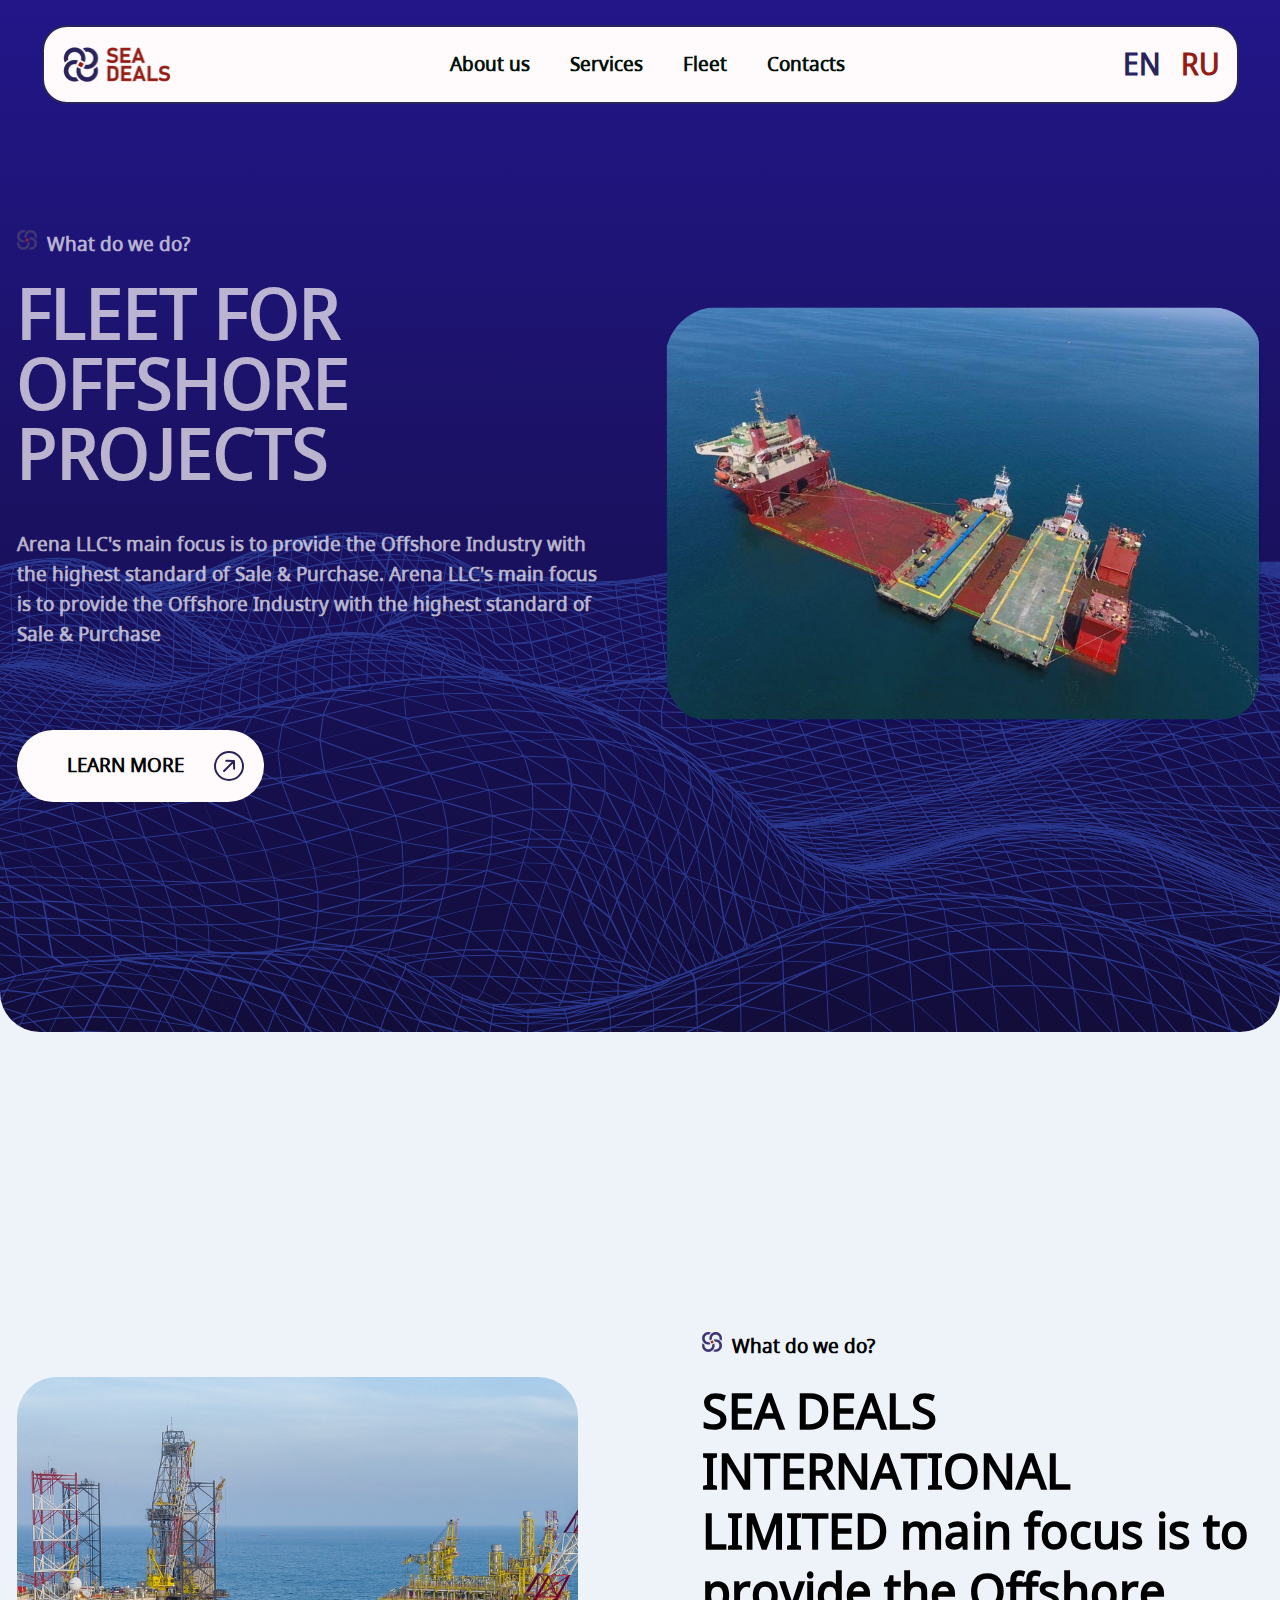
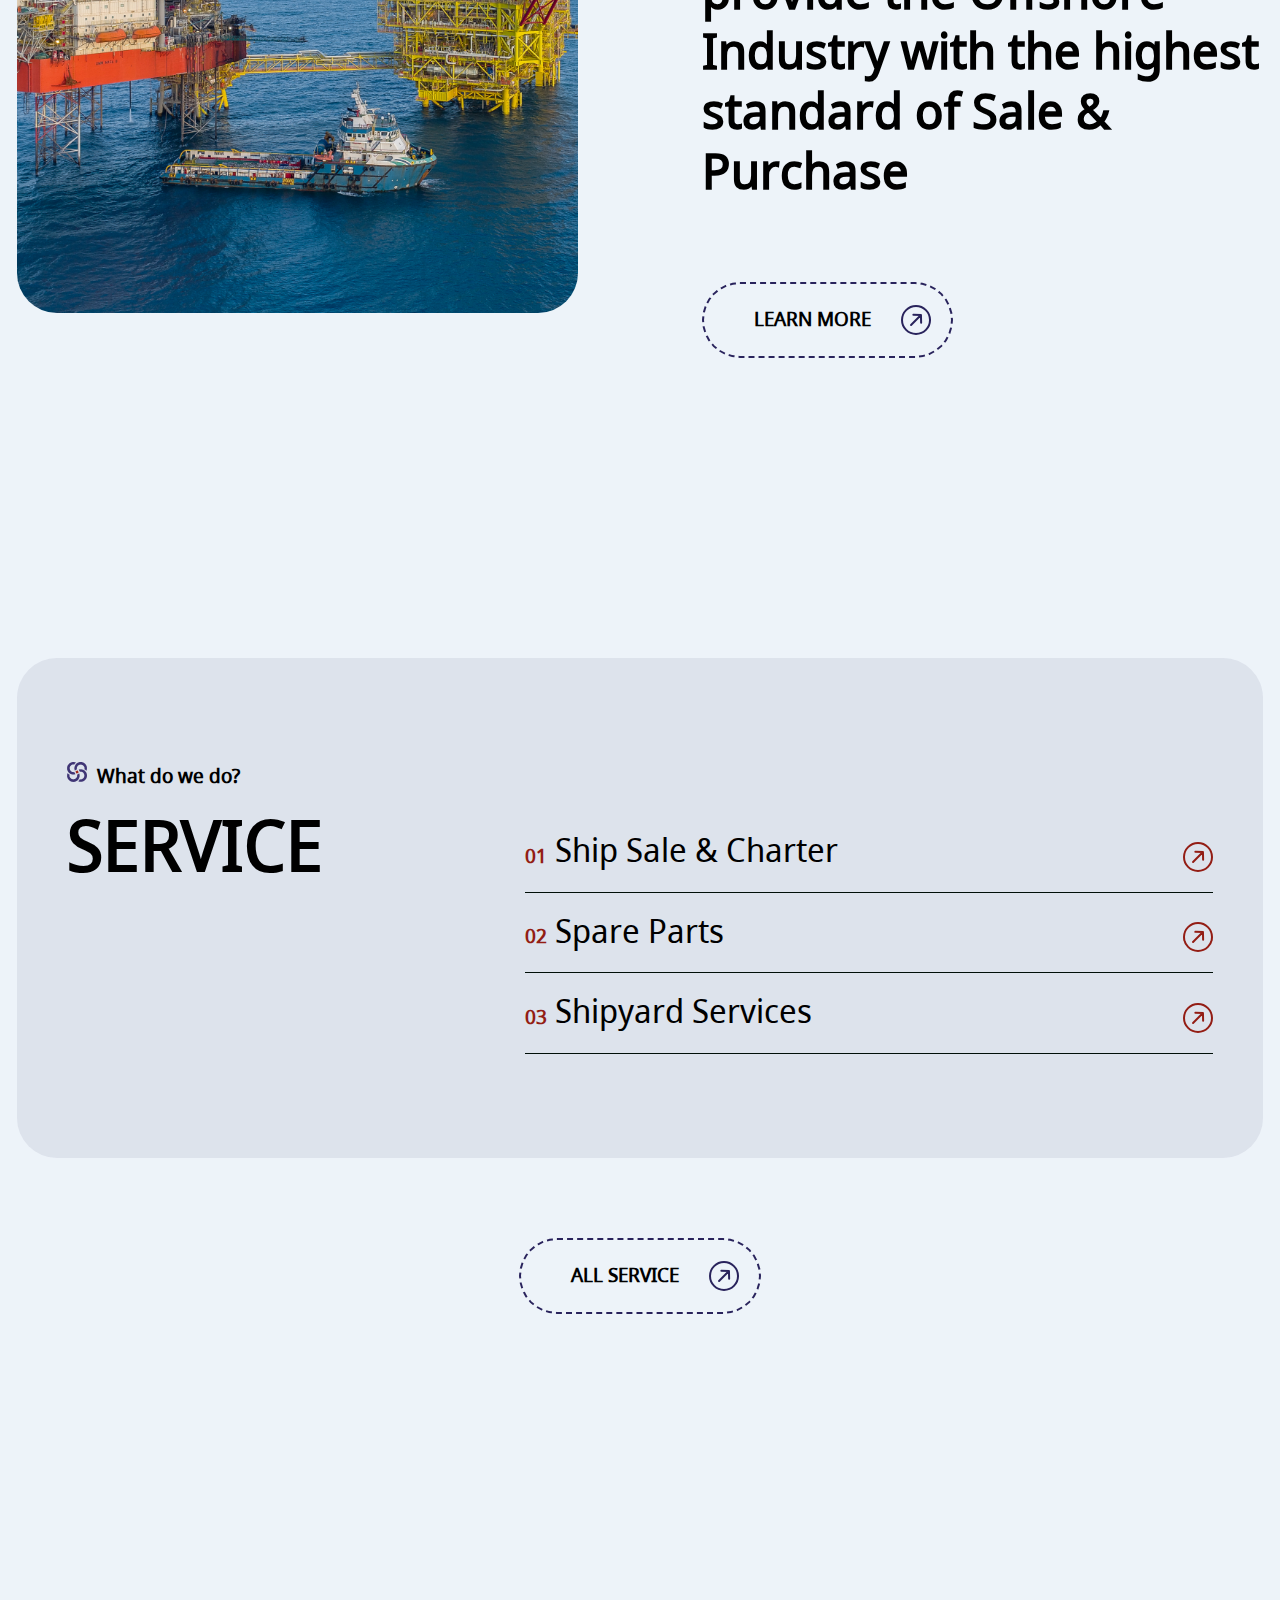
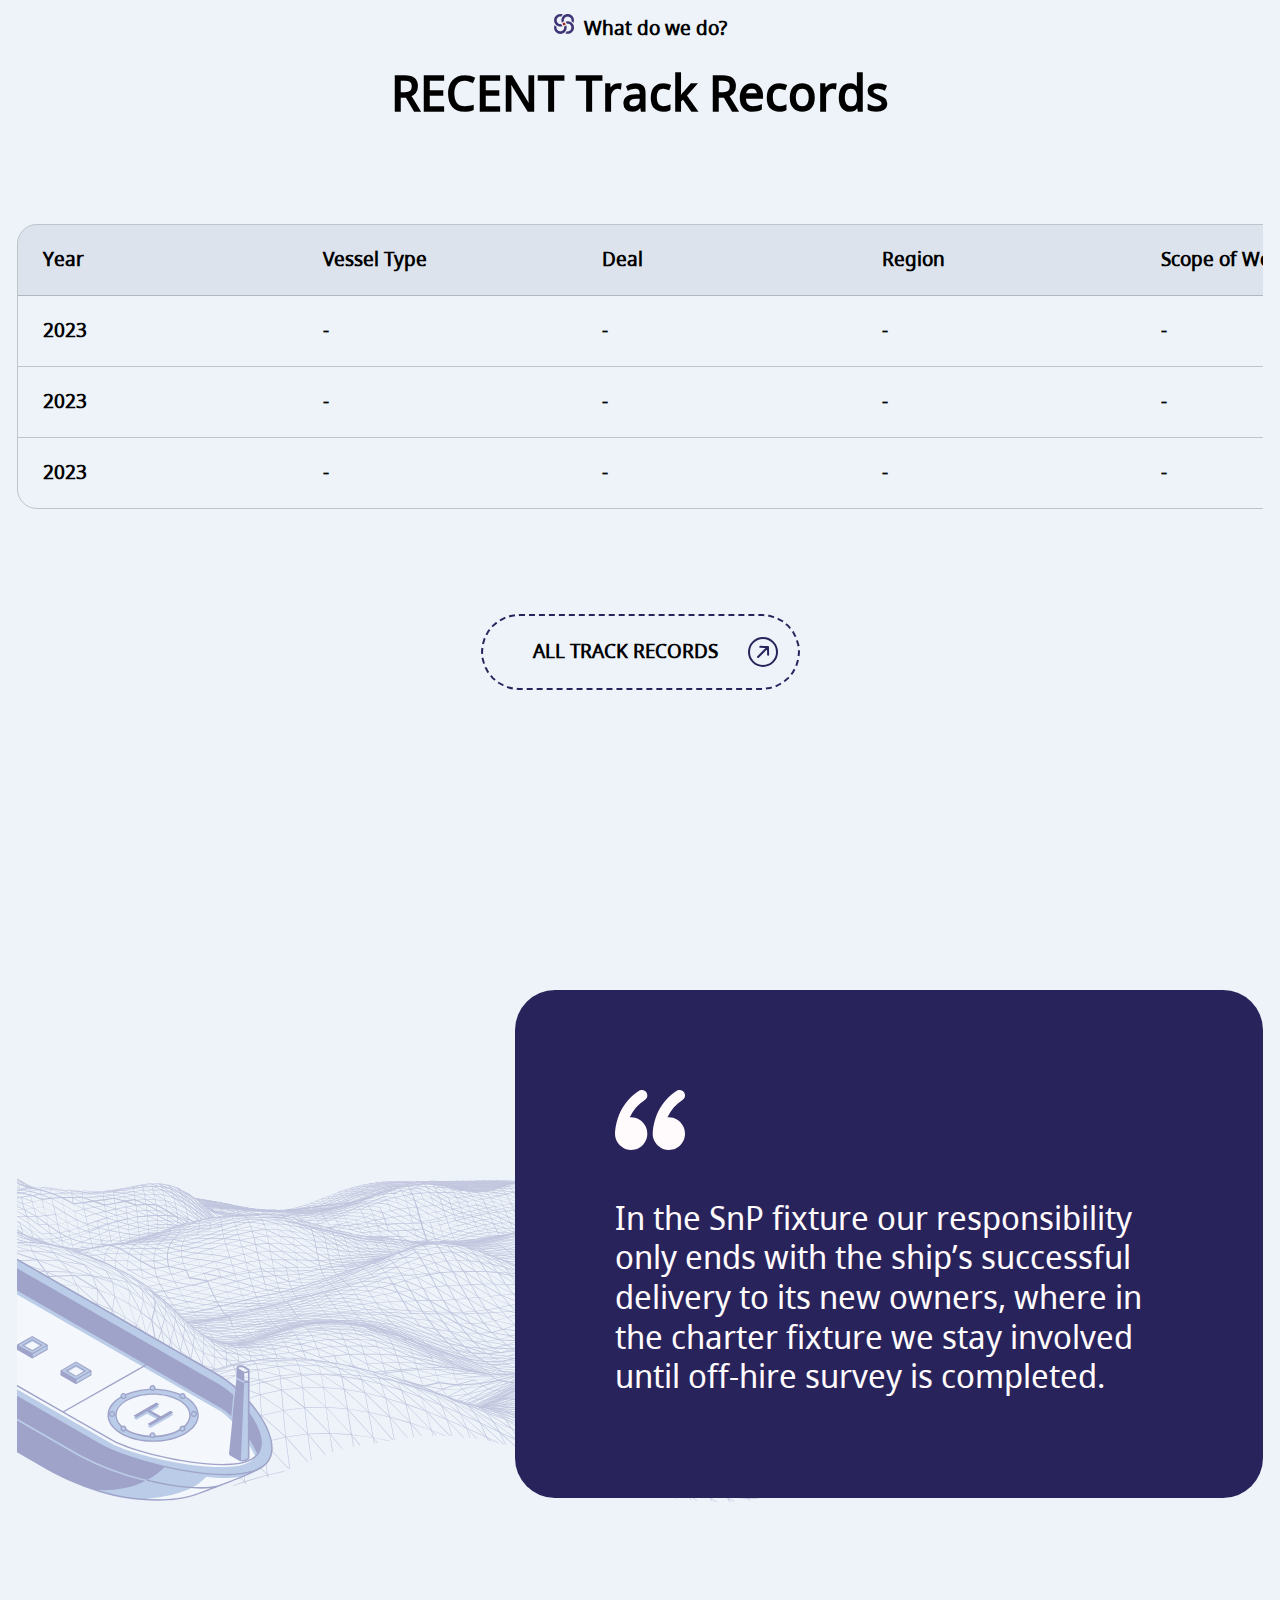
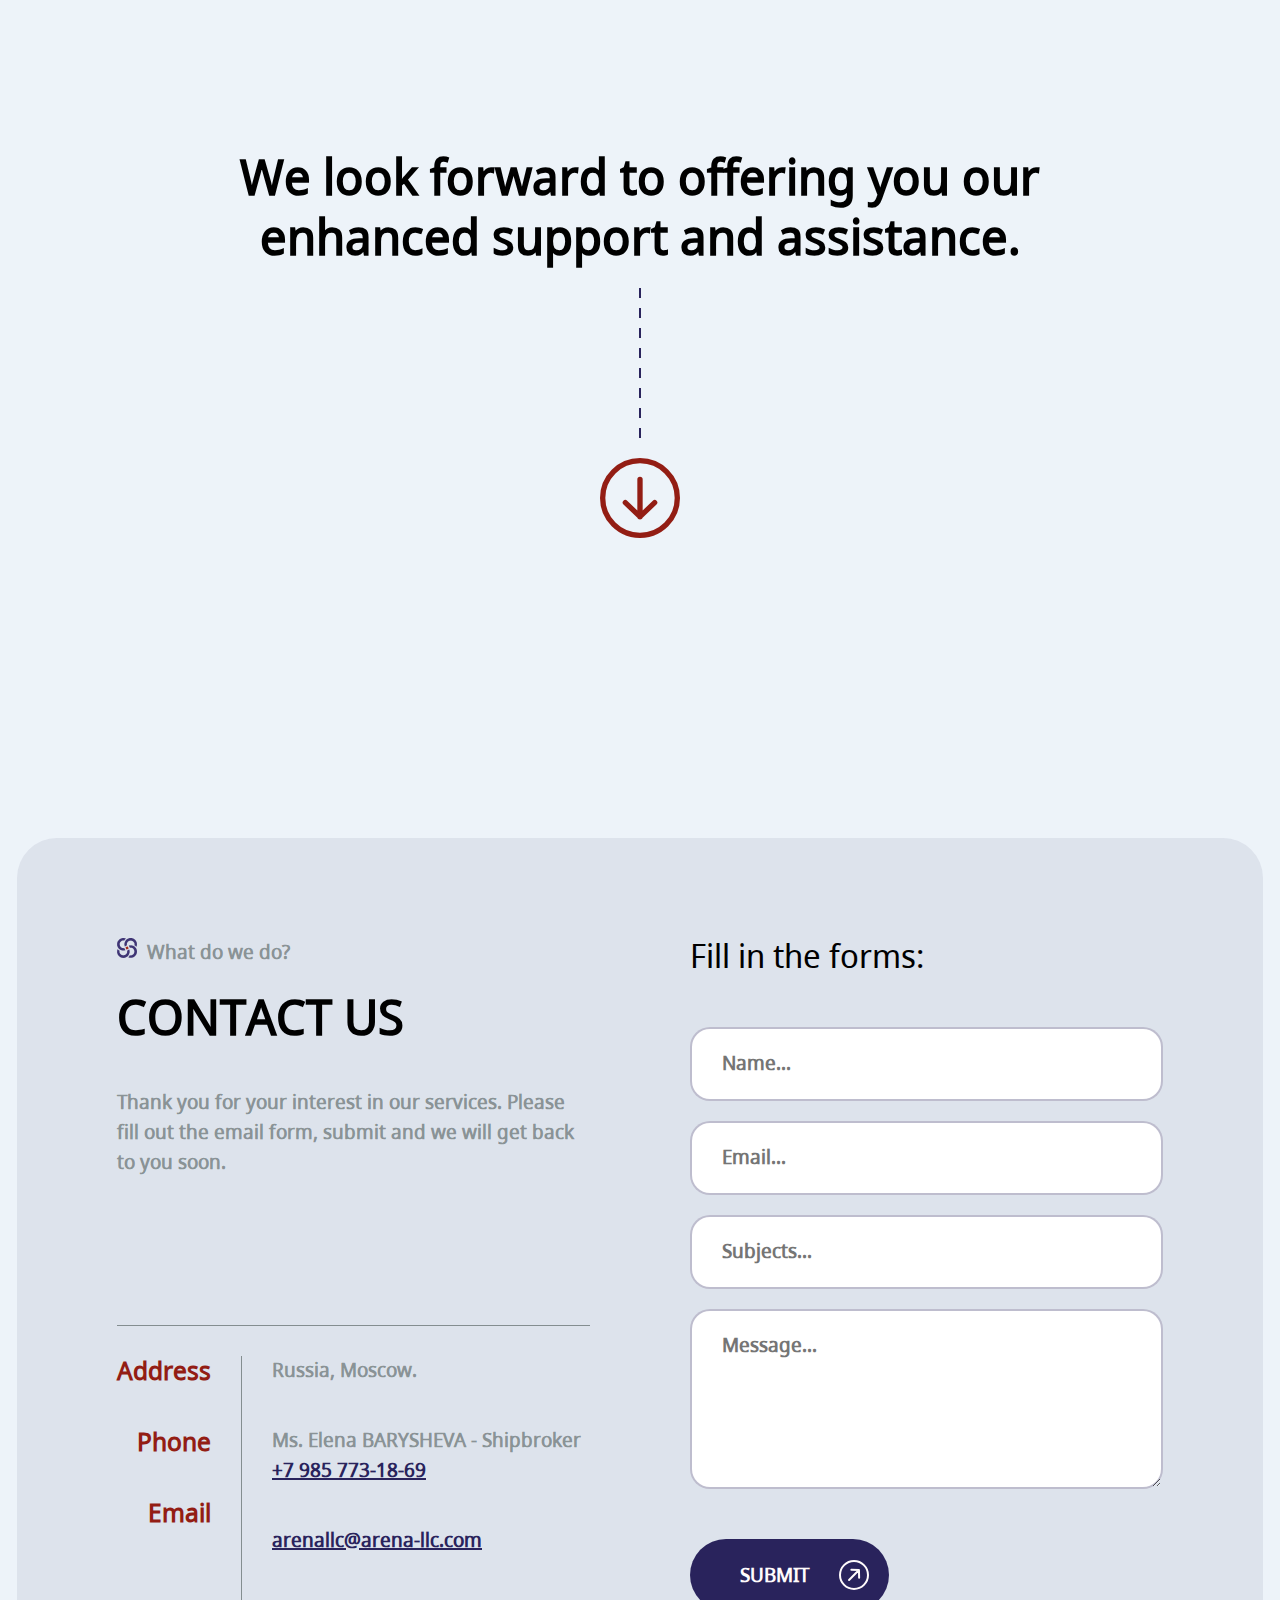
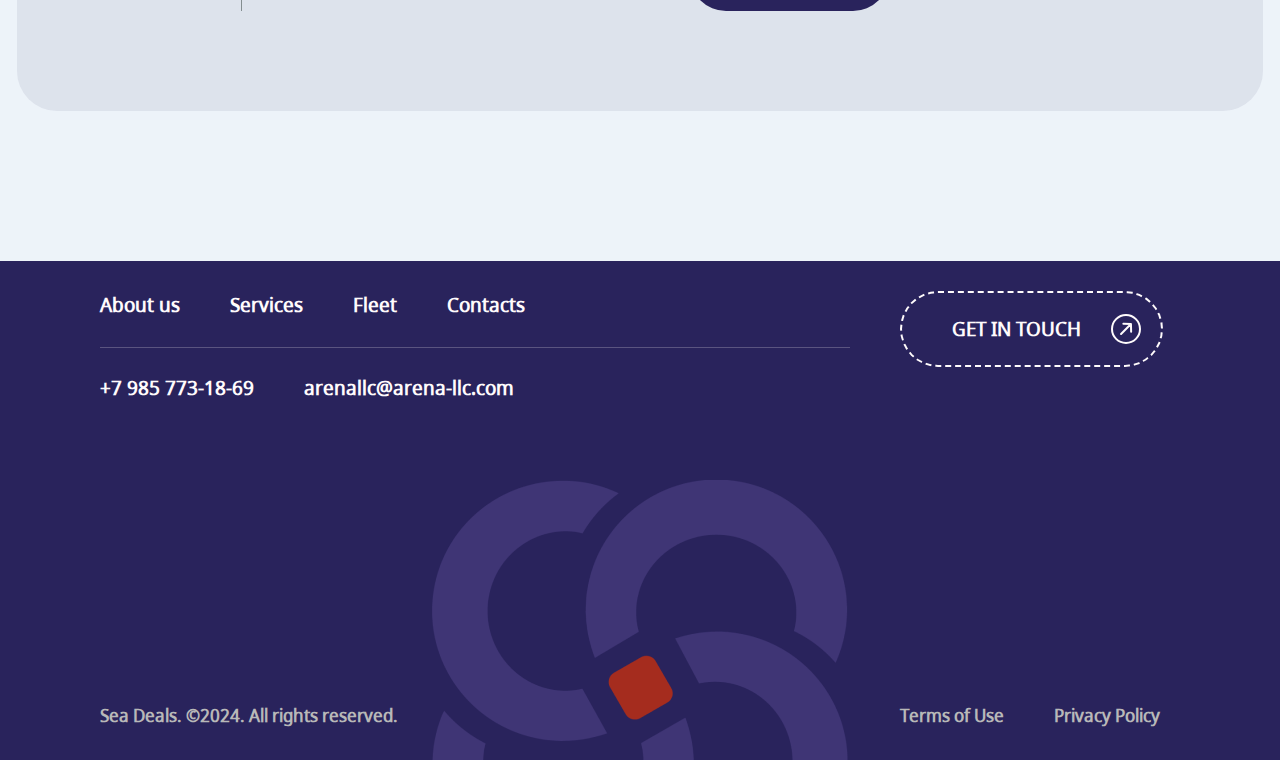
<file: index.html>
<!DOCTYPE html>
<html lang="ru">
  <head>
    <meta charset="UTF-8" />
    <meta name="viewport" content="width=device-width, initial-scale=1.0" />
    <title>Document</title>
    <link rel="stylesheet" href="./asset/main.css" />
    <link rel="stylesheet" href="./asset/style.css" />
    <link rel="stylesheet" href="./asset/fonts/font.css" />
  </head>

  <body>
    <div class="wrapper" id="main-page">
      <header class="header">
        <div class="container">
          <div class="header-logo">
            <a href="/">
              <img src="./asset/img/Logo_SD.png" alt="logo" />
            </a>
          </div>
          <button
            class="burger"
            data-burger
            aria-label="Открыть меню"
            aria-expanded="false"
          >
            <span class="burger__line"></span>
          </button>
          <nav class="nav" data-nav>
            <ul class="nav-list">
              <li class="nav-item">
                <a href="./templates/about.page.html">About us</a>
              </li>
              <li class="nav-item">
                <a href="./templates/services.page.html">Services</a>
              </li>
              <li class="nav-item">
                <a href="./templates/fleet.page.html">Fleet</a>
              </li>

              <li class="nav-item">
                <a href="./templates/contacts.page.html">Contacts</a>
              </li>
            </ul>
            <div class="nav-bottom">
              <div class="header-lang">
                <span>EN</span><span class="active">RU</span>
              </div>
              <div class="nav-bottom__contact">
                <a href="tel:">+7 985 773-18-69</a>
                <a href="mailto:arenallc@arena-llc.com">
                  arenallc@arena-llc.com
                </a>
              </div>
              <div>
                <button class="button">
                  <span></span>
                  <span>get in touch</span>

                  <img
                    src="./asset/img/icons/icon arrow 45 white.svg"
                    alt="arrow"
                  />
                </button>
              </div>
            </div>
          </nav>
          <div class="header-lang desc">
            <span>EN</span><span class="active">RU</span>
          </div>
        </div>
      </header>
      <section class="main-banner">
        <div class="container">
          <div class="banner">
            <div class="banner-left">
              <div class="uptitle">
                <img
                  class="logo-span"
                  src="./asset/img/banner_upTitle.png"
                  alt="plogo"
                />
                <span>What do we do?</span>
              </div>
              <h1>Fleet for offshore projects</h1>
              <div class="banner-left__description">
                Arena LLC's main focus is to provide the Offshore Industry with
                the highest standard of Sale & Purchase. Arena LLC's main focus
                is to provide the Offshore Industry with the highest standard of
                Sale & Purchase
              </div>
              <button class="button button-light">
                <span></span>
                <span>Learn more</span>
                <img src="./asset/img/icons/icon arrow 45.svg" alt="arrow" />
              </button>
            </div>
            <div class="banner-right">
              <img src="./asset/img/banner-ship.png" alt="ship" />
            </div>
            <div class="banner-bg">
              <img src="./asset/img/bg_banner.svg" alt="background" />
            </div>
          </div>
        </div>
      </section>
      <section class="main-offshore">
        <div class="container">
          <div class="offshore">
            <button class="button button-cursive offshore-mob">
              <span></span>
              <span>learn more</span>

              <img src="./asset/img/icons/icon arrow 45.svg" alt="arrow" />
            </button>
            <div class="offshore-left">
              <img src="./asset/img/offshore-img.png" alt="img" />
            </div>
            <div class="offshore-right">
              <div class="uptitle">
                <img
                  class="logo-span"
                  src="./asset/img/banner_upTitle.png"
                  alt="plogo"
                />
                <span>What do we do?</span>
              </div>
              <h2 class="offshore-text">
                SEA DEALS INTERNATIONAL LIMITED main focus is to provide the
                Offshore Industry with the highest standard of Sale & Purchase
              </h2>
              <button class="button button-cursive offshore-desk">
                <span></span>
                <span>learn more</span>
                <img src="./asset/img/icons/icon arrow 45.svg" alt="arrow" />
              </button>
            </div>
          </div>
        </div>
      </section>
      <section class="main-service">
        <div class="container">
          <div class="service">
            <div class="service-left">
              <div class="uptitle">
                <img
                  class="logo-span"
                  src="./asset/img/banner_upTitle.png"
                  alt="plogo"
                />
                <span>What do we do?</span>
              </div>
              <h1>Service</h1>
            </div>
            <div class="service-right">
              <ul class="service-list">
                <li class="service-list__item">
                  <span>01</span>
                  <h3>Ship Sale & Charter</h3>
                  <img src="./asset/img/icons/icon arrow 45 red.svg" alt="" />
                </li>
                <li class="service-list__item">
                  <span>02</span>
                  <h3>Spare Parts</h3>
                  <img src="./asset/img/icons/icon arrow 45 red.svg" alt="" />
                </li>
                <li class="service-list__item">
                  <span>03</span>
                  <h3>Shipyard Services</h3>
                  <img src="./asset/img/icons/icon arrow 45 red.svg" alt="" />
                </li>
              </ul>
            </div>
          </div>
          <button class="button button-cursive">
            <span></span>
            <span>All service</span>

            <img src="./asset/img/icons/icon arrow 45.svg" alt="arrow" />
          </button>
        </div>
      </section>
      <section class="main-track">
        <div class="container">
          <div class="track">
            <div class="track-title">
              <div class="uptitle">
                <img
                  class="logo-span"
                  src="./asset/img/banner_upTitle.png"
                  alt="plogo"
                />
                <span>What do we do?</span>
              </div>
              <h2>RECENT Track Records</h2>
            </div>
            <div class="table-scroll">
              <div class="table-list">
                <div class="table-list__title">
                  <span>Year</span>
                  <span>Vessel Type</span>
                  <span>Deal</span>
                  <span>Region</span>
                  <span>Scope of Works</span>
                </div>
                <div class="table-list__content">
                  <ul>
                    <li>
                      <span>2023</span>
                      <span>-</span>
                      <span>-</span>
                      <span>-</span>
                      <span>-</span>
                    </li>
                    <li>
                      <span>2023</span>
                      <span>-</span>
                      <span>-</span>
                      <span>-</span>
                      <span>-</span>
                    </li>
                    <li>
                      <span>2023</span>
                      <span>-</span>
                      <span>-</span>
                      <span>-</span>
                      <span>-</span>
                    </li>
                  </ul>
                </div>
              </div>
            </div>

            <button class="button button-cursive">
              <span></span>
              <span>ALL TRACK RECORDS</span>

              <img src="./asset/img/icons/icon arrow 45.svg" alt="arrow" />
            </button>
          </div>
        </div>
      </section>
      <section class="main-dialog">
        <div class="container">
          <div class="dialog">
            <div class="dialog-window">
              <img src="./asset/img/icons/dialog-forging.svg" alt="forging" />
              <h3>
                In the SnP fixture our responsibility only ends with the ship’s
                successful delivery to its new owners, where in the charter
                fixture we stay involved until off-hire survey is completed.
              </h3>
            </div>
            <div class="dialog-bg desc">
              <img src="./asset/img/dialog-bg-desc.svg" alt="dialog-pic" />
            </div>
          </div>
          <div class="callout">
            <h2>
              We look forward to offering you our enhanced support and
              assistance.
            </h2>
            <img src="./asset/img/icons/callout lines.svg" alt="lines" />
            <img src="./asset/img/icons/callout-arrow.svg" alt="arrow" />
            <div class="callout-bg mob">
              <img src="./asset/img/dialog-bg-mob.svg" alt="dialog-pic" />
            </div>
          </div>
        </div>
      </section>
      <section class="contactus">
        <div class="container">
          <div class="contact-block">
            <div class="contact-left__title">
              <div class="uptitle">
                <img
                  class="logo-span"
                  src="./asset/img/banner_upTitle.png"
                  alt="plogo"
                />
                <span>What do we do?</span>
              </div>
              <h2>CONTACT US</h2>
              <span
                >Thank you for your interest in our services. Please fill out
                the email form, submit and we will get back to you soon.
              </span>
            </div>
            <div class="contact-left__content">
              <div class="contact-left__content-keys">
                <span>Address</span>
                <span>Phone</span>
                <span>Email</span>
              </div>
              <div class="contact-left__content-value">
                <span>Russia, Moscow.</span>
                <span>
                  Ms. Elena BARYSHEVA - Shipbroker
                  <br />
                  <a href="tel:+7 985 773-18-69"> +7 985 773-18-69</a>
                </span>

                <a href="mailto:+7 985 773-18-69">arenallc@arena-llc.com</a>
              </div>
            </div>
            <form class="contact-form">
              <h3 class="form-title">Fill in the forms:</h3>
              <div class="form-inputs">
                <input placeholder="Name..." type="name" />
                <input placeholder="Email..." type="email" />
                <input placeholder="Subjects..." type="name" />
                <textarea placeholder="Message..." name="text"></textarea>
              </div>
              <button class="button">
                <span></span>
                <span>Submit</span>
                <img
                  src="./asset/img/icons/icon arrow 45 white.svg"
                  alt="arrow"
                />
              </button>
            </form>
          </div>
        </div>
      </section>
      <footer class="footer">
        <div class="container">
          <div class="footer-topLeft">
            <div class="footer-nav">
              <a href="#">About us</a>
              <a href="#">Services</a>
              <a href="#">Fleet</a>
              <a href="#">Contacts</a>
            </div>
            <div class="footer-contact">
              <a href="tel:+74951234567">+7 985 773-18-69</a>
              <a href="email:arenallc@arena-llc.com">arenallc@arena-llc.com</a>
            </div>
          </div>
          <div class="footer-topRight">
            <button class="button button-cursive">
              <span></span>
              <span>get in touch</span>
              <img
                src="./asset/img/icons/icon arrow 45 white.svg"
                alt="arrow"
              />
            </button>
          </div>
          <div class="footer-bottomLeft">
            <span>Sea Deals. ©2024. All rights reserved.</span>
          </div>
          <div class="footer-bottomRight">
            <a href="#">Terms of Use</a>
            <a href="#">Privacy Policy</a>
          </div>
          <div class="footer-bg">
            <img src="./asset/img/footer-bg.png" alt="footer-bg" />
          </div>
        </div>
      </footer>
    </div>
    <script src="./asset/app.js"></script>
  </body>
</html>
</file>
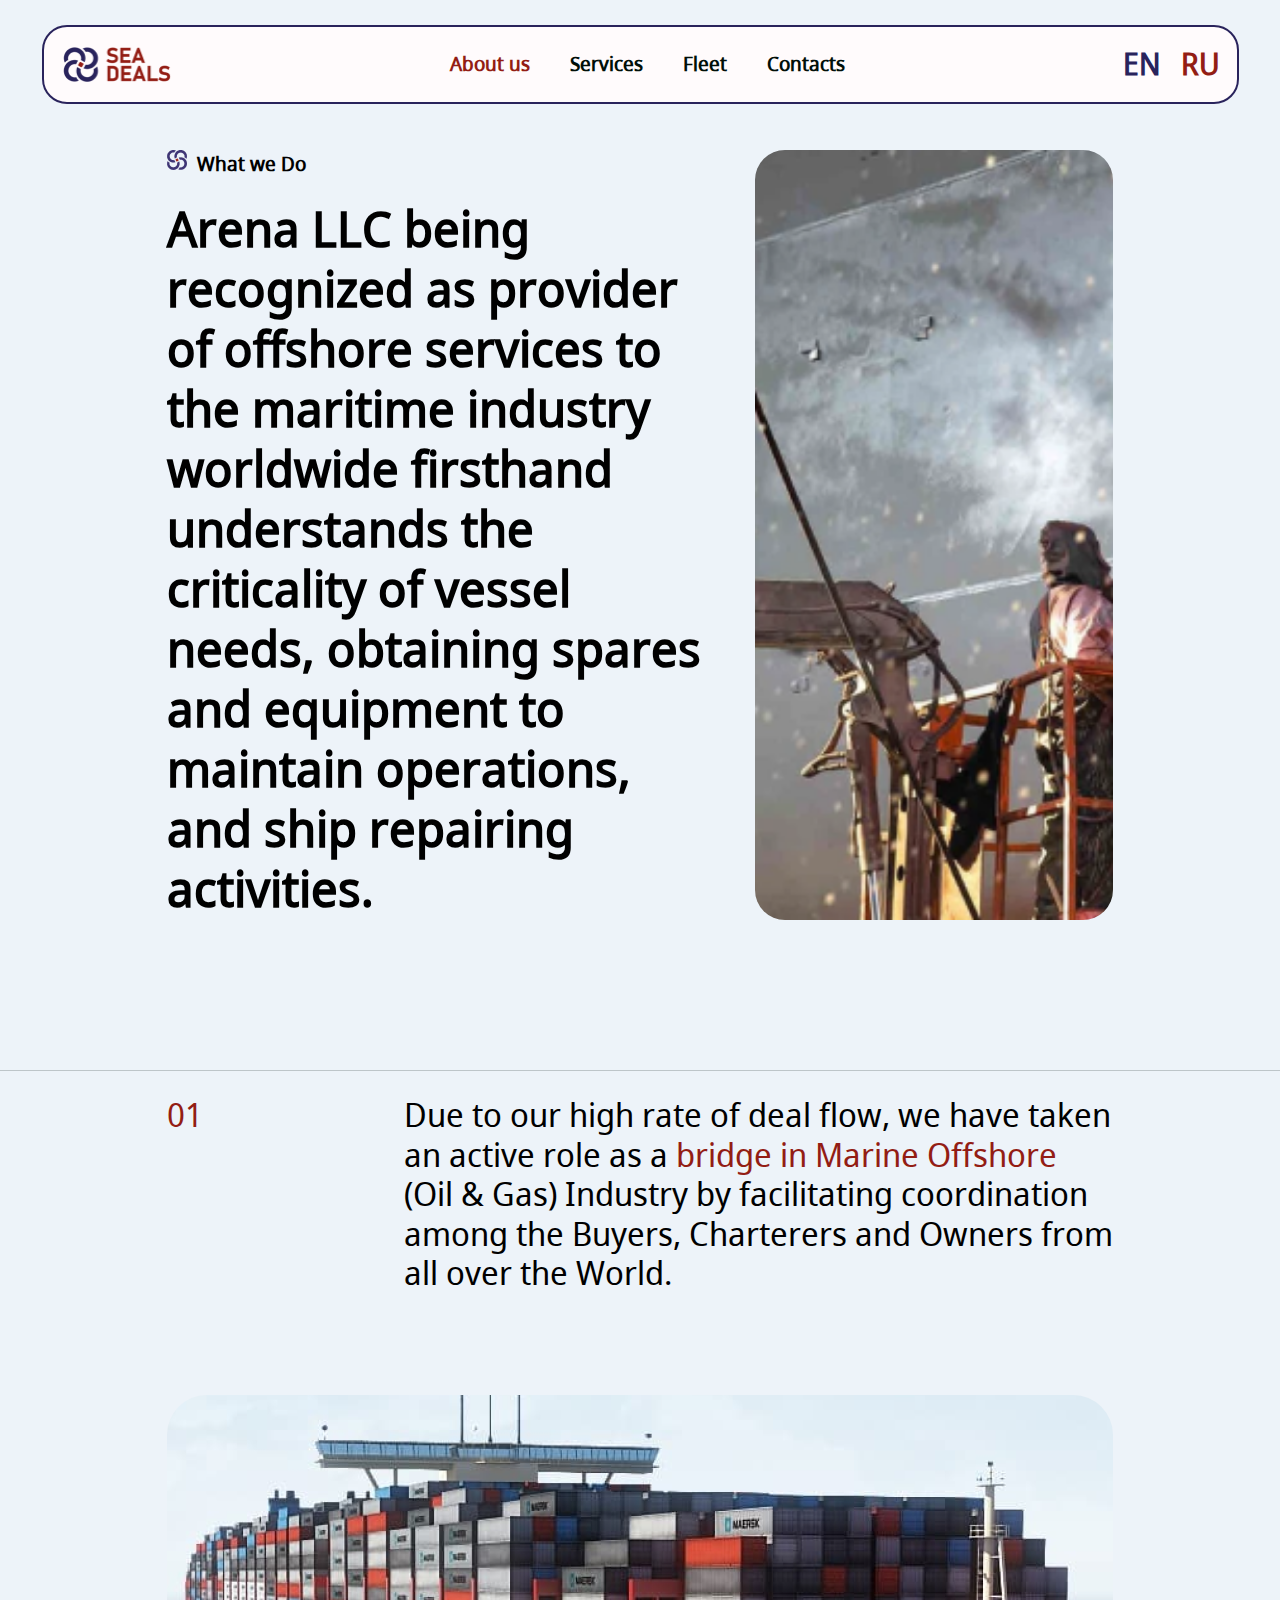
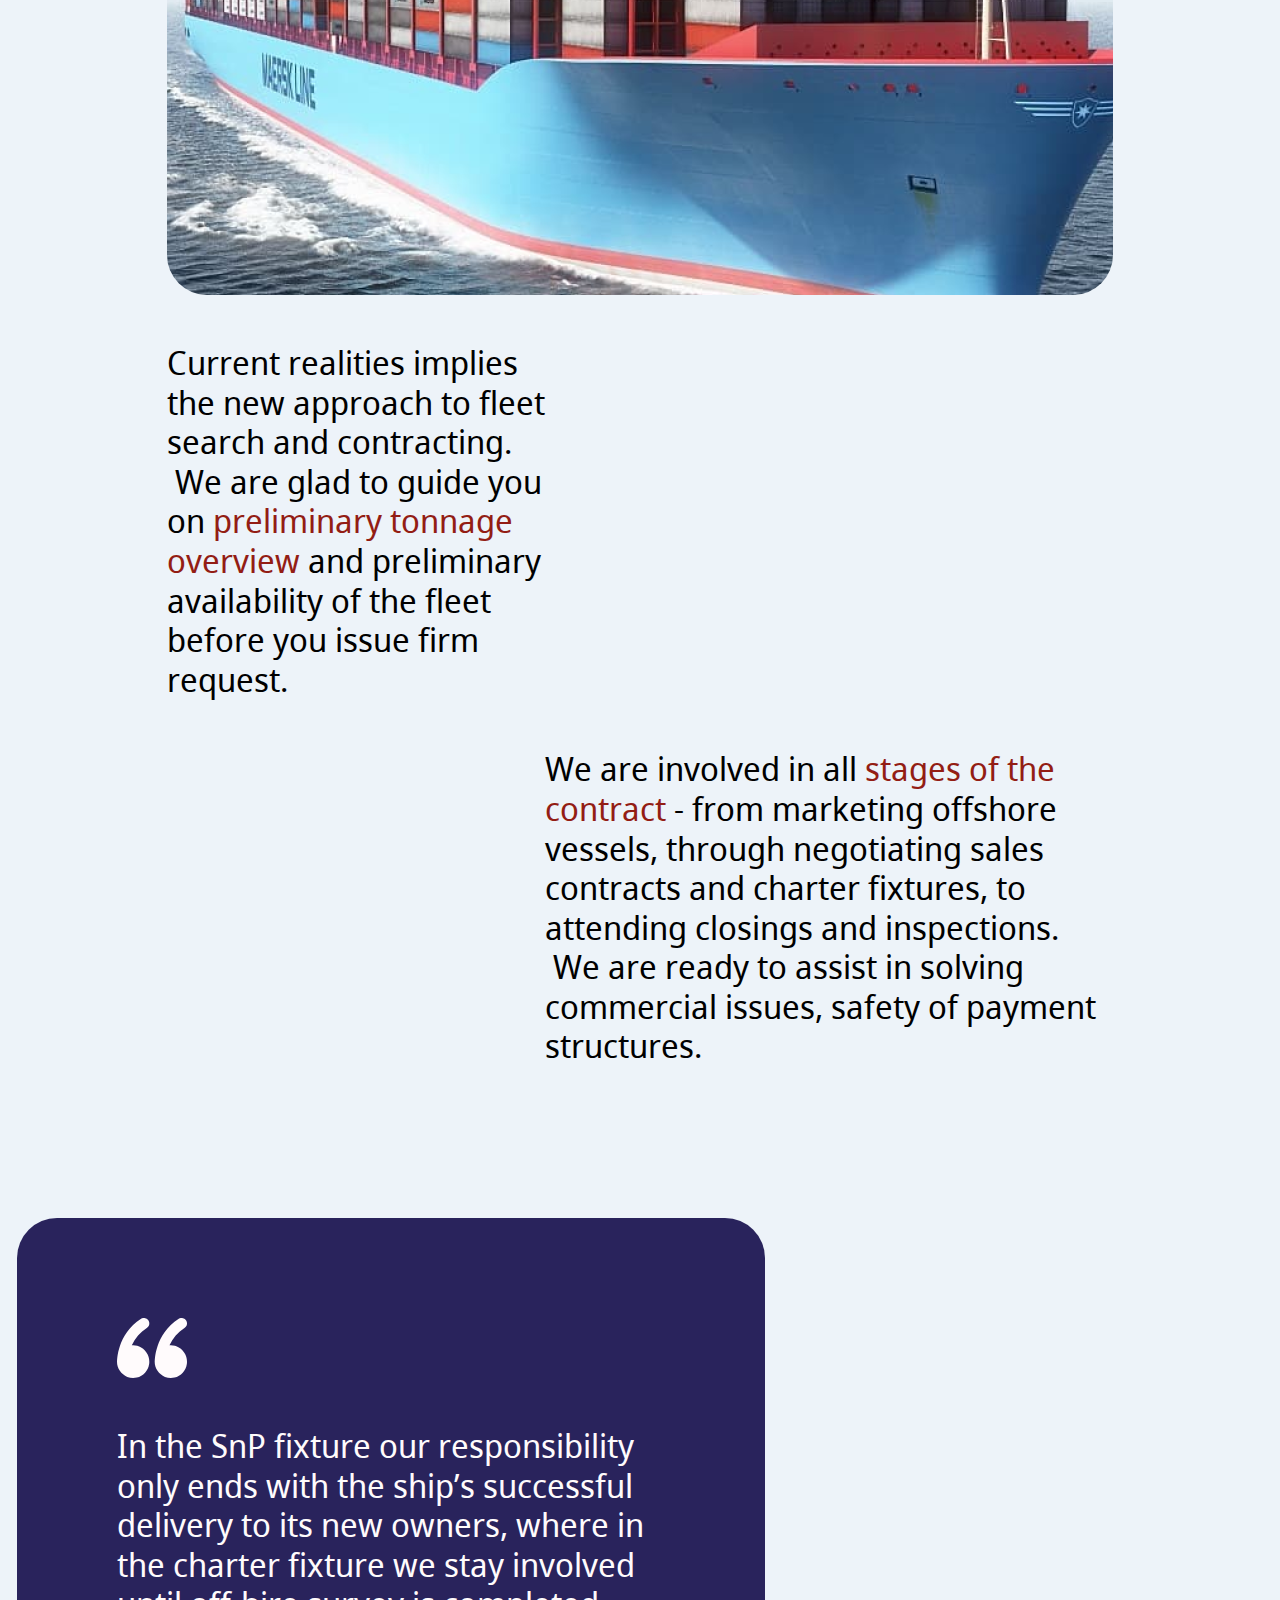
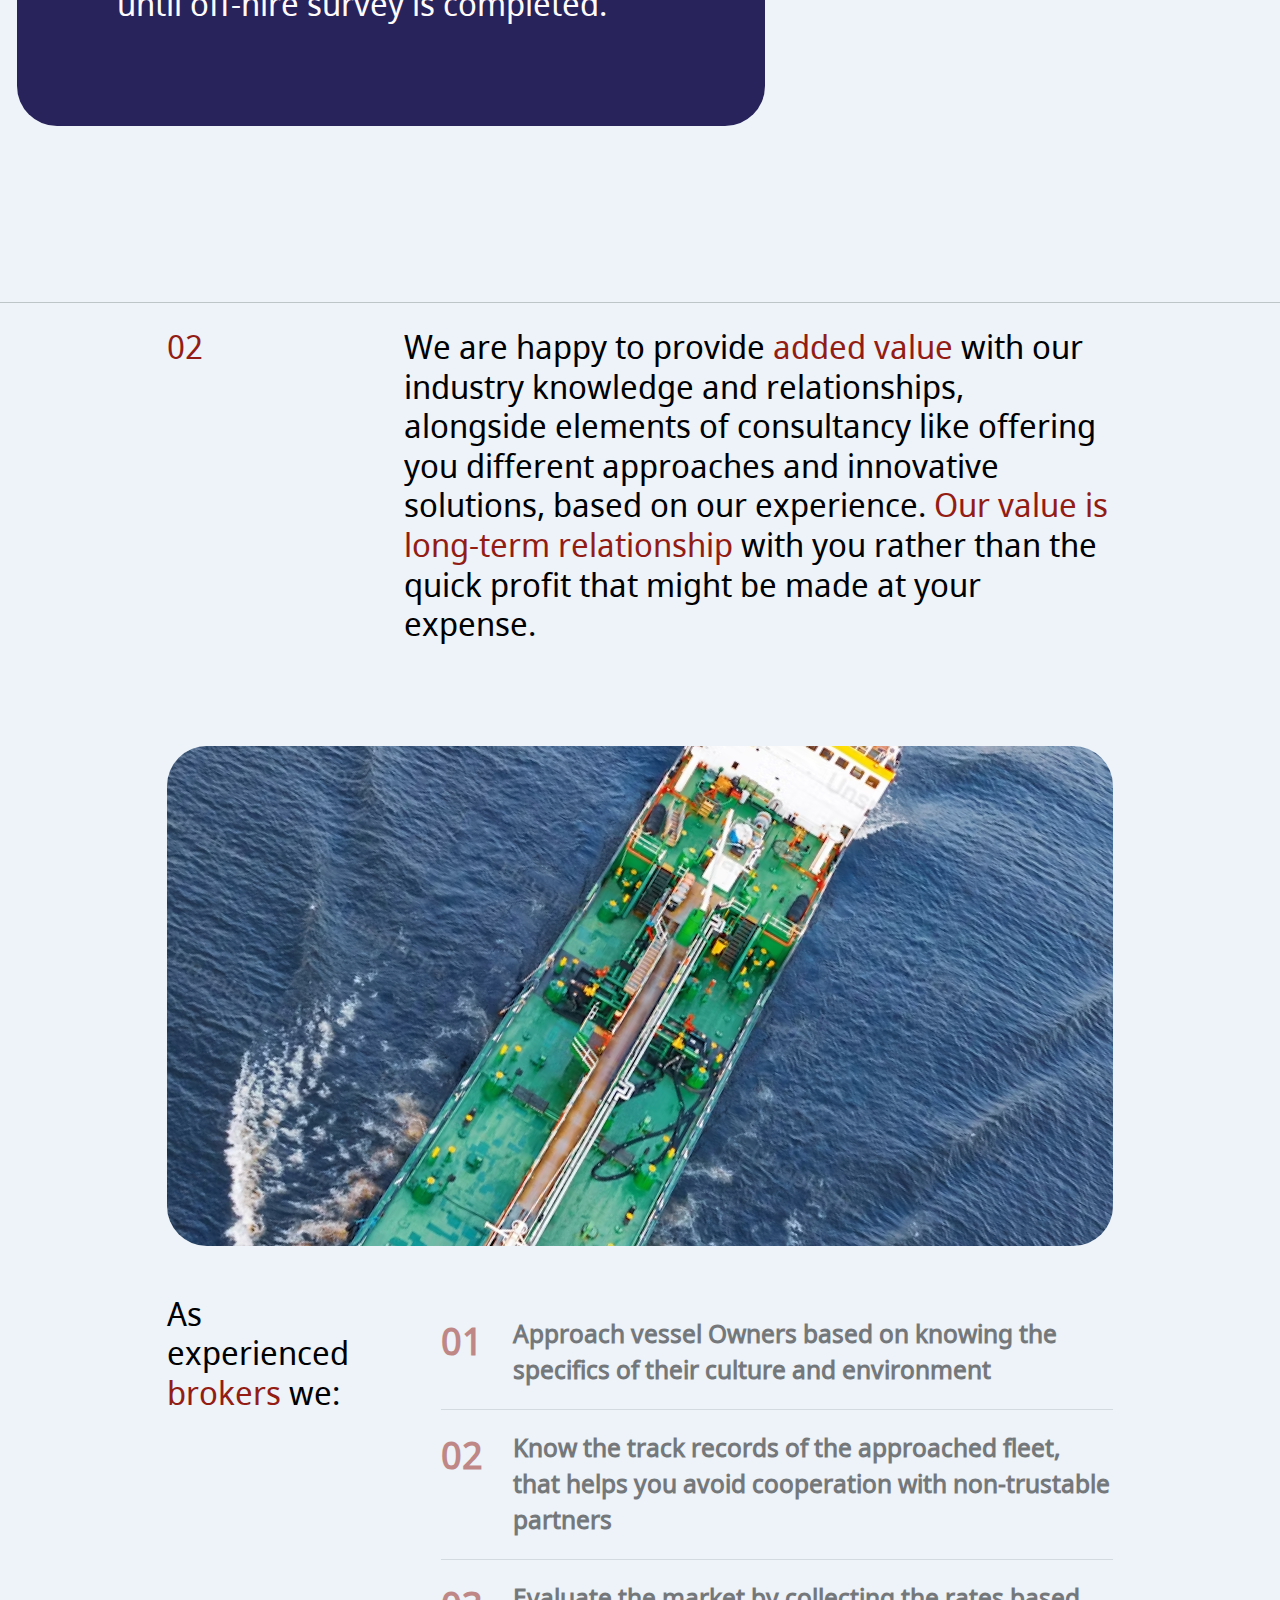
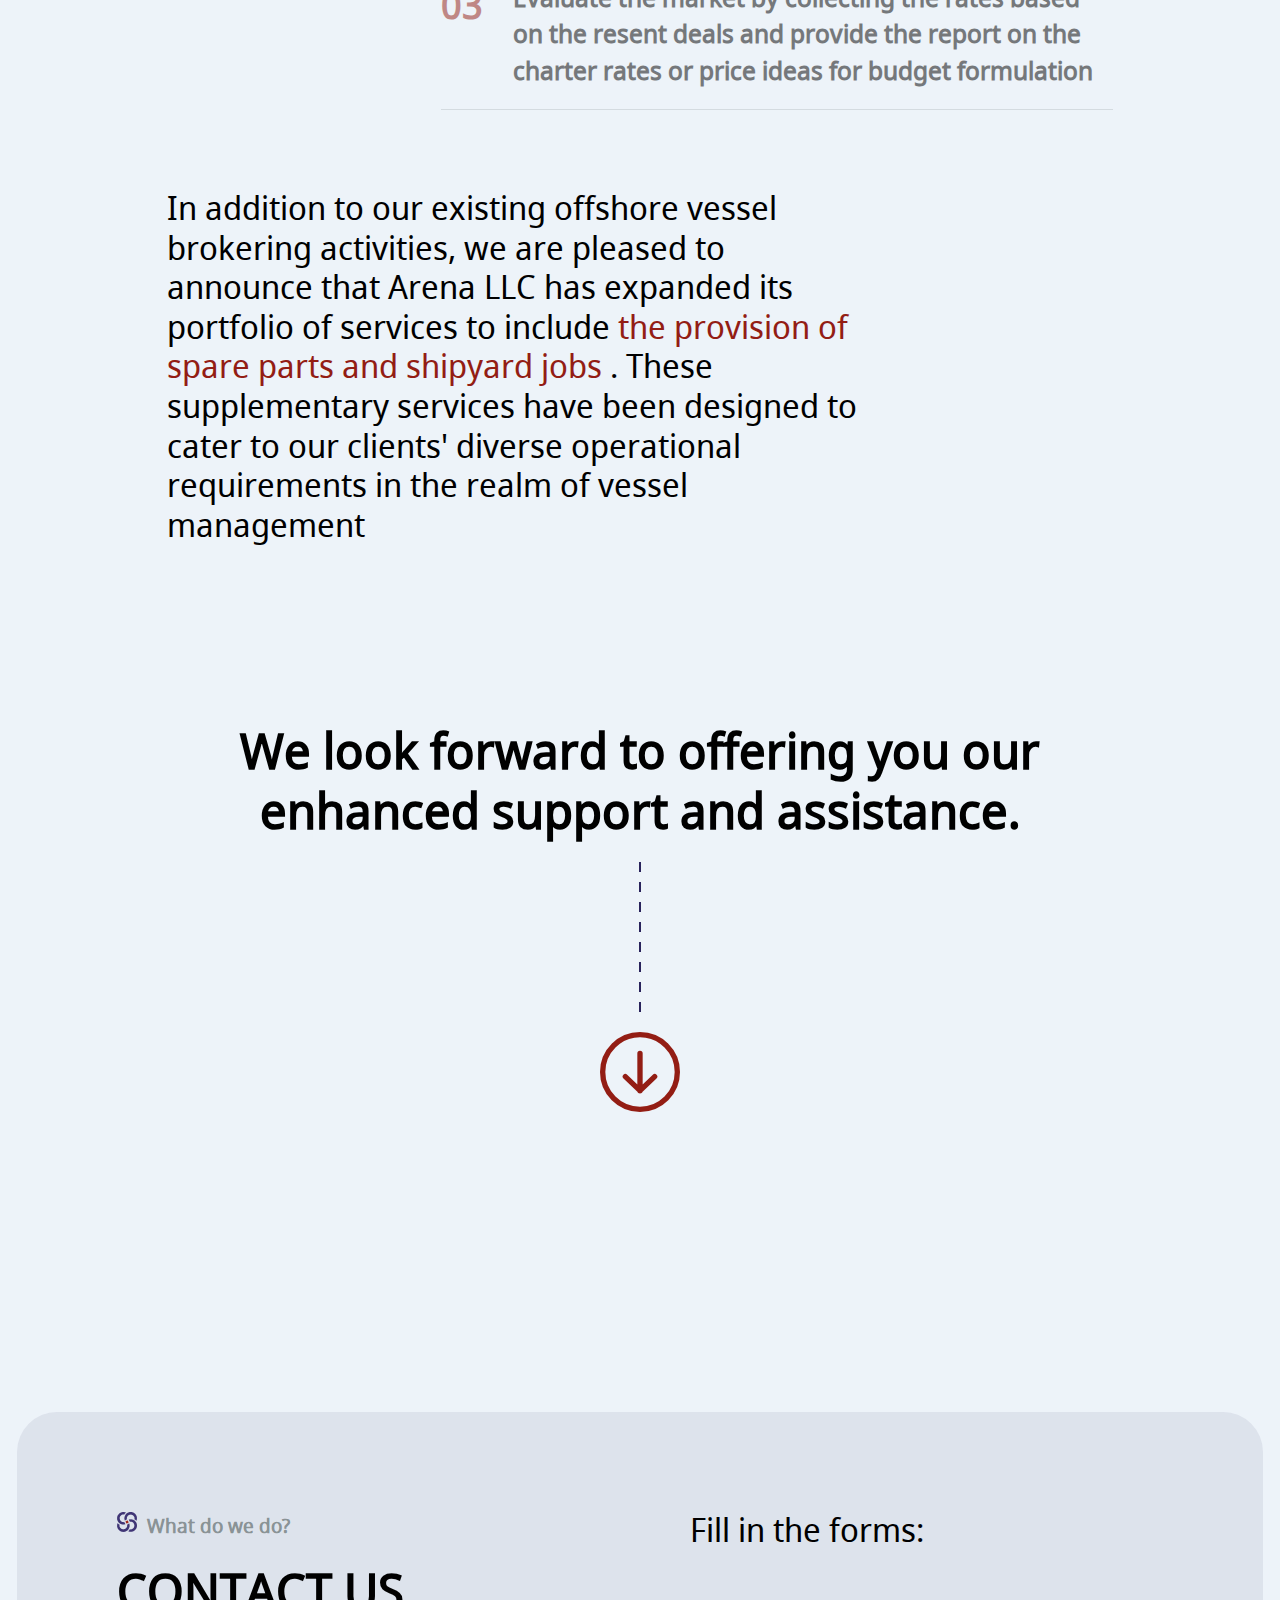
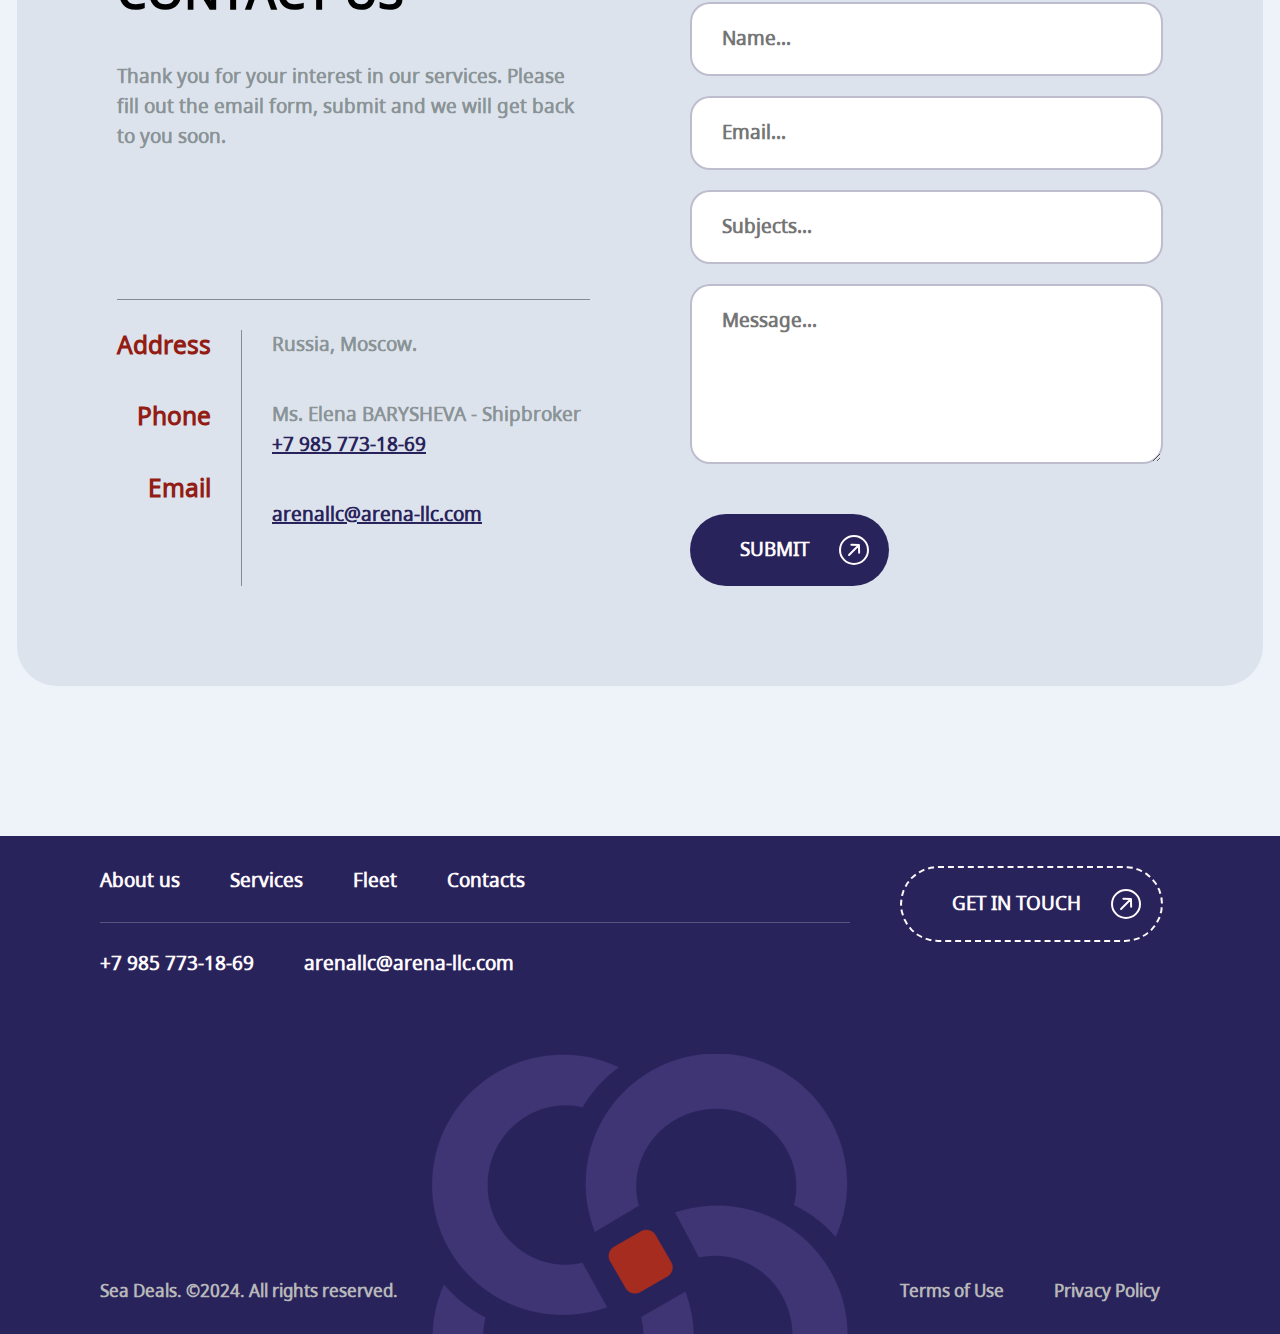
<file: templates/about.page.html>
<!DOCTYPE html>
<html lang="ru">
  <head>
    <meta charset="UTF-8" />
    <meta name="viewport" content="width=device-width, initial-scale=1.0" />
    <title>Document</title>
    <link rel="stylesheet" href="../asset/main.css" />
    <link rel="stylesheet" href="../asset/style.css" />
    <link rel="stylesheet" href="../asset/fonts/font.css" />
  </head>

  <body>
    <div class="wrapper" id="about-page">
      <header class="header">
        <div class="container">
          <div class="header-logo">
            <a href="/">
              <img src="../asset/img/Logo_SD.png" alt="logo" />
            </a>
          </div>
          <button
            class="burger"
            data-burger
            aria-label="Открыть меню"
            aria-expanded="false"
          >
            <span class="burger__line"></span>
          </button>
          <nav class="nav" data-nav>
            <ul class="nav-list">
              <li class="nav-item active">
                <a href="./about.page.html">About us</a>
              </li>
              <li class="nav-item">
                <a href="./services.page.html">Services</a>
              </li>
              <li class="nav-item">
                <a href="./fleet.page.html">Fleet</a>
              </li>

              <li class="nav-item">
                <a href="./contacts.page.html">Contacts</a>
              </li>
            </ul>
            <div class="nav-bottom">
              <div class="header-lang">
                <span>EN</span><span class="active">RU</span>
              </div>
              <div class="nav-bottom__contact">
                <a href="tel:">+7 985 773-18-69</a>
                <a href="mailto:arenallc@arena-llc.com">
                  arenallc@arena-llc.com
                </a>
              </div>
              <div>
                <button class="button">
                  <span></span>
                  <span>get in touch</span>

                  <img
                    src="../asset/img/icons/icon arrow 45 white.svg"
                    alt="arrow"
                  />
                </button>
              </div>
            </div>
          </nav>
          <div class="header-lang desc">
            <span>EN</span><span class="active">RU</span>
          </div>
        </div>
      </header>
      <section class="about-title">
        <div class="container">
          <div class="about-title__content">
            <div class="about-title__content-title">
              <div class="uptitle">
                <img
                  class="logo-span"
                  src="../asset/img/banner_upTitle.png"
                  alt="plogo"
                />
                <span>What we Do</span>
              </div>
              <h2>
                Arena LLC being recognized as provider of offshore services to
                the maritime industry worldwide firsthand understands the
                criticality of vessel needs, obtaining spares and equipment to
                maintain operations, and ship repairing activities.
              </h2>
            </div>
            <div class="about-title__content-img">
              <img src="../asset/img/about-title.png" alt="about-title" />
            </div>
          </div>
        </div>
      </section>
      <section class="about-info">
        <div class="container">
          <div class="info-block__title">
            <h3 class="accent-red">01</h3>
            <h3>
              Due to our high rate of deal flow, we have taken an active role as
              a <span class="accent-red">bridge in Marine Offshore</span> (Oil &
              Gas) Industry by facilitating coordination among the Buyers,
              Charterers and Owners from all over the World.
            </h3>
          </div>
          <div class="info-block__img">
            <img src="../asset/img/about-first.png" alt="about-img" />
          </div>
          <div class="info-block__text">
            <h3>
              Current realities implies the new approach to fleet search and
              contracting.  We are glad to guide you on
              <span class="accent-red">preliminary tonnage overview</span>
              and preliminary availability of the fleet before you issue firm
              request. 
            </h3>
            <div></div>
          </div>
          <div class="info-block__text">
            <div></div>
            <h3>
              We are involved in all
              <span class="accent-red">stages of the contract</span> - from
              marketing offshore vessels, through negotiating sales contracts
              and charter fixtures, to attending closings and inspections.  We
              are ready to assist in solving commercial issues, safety of
              payment structures. 
            </h3>
          </div>
          <div class="info-block__dialog">
            <img src="../asset/img/icons/dialog-forging.svg" alt="forging" />
            <h3>
              In the SnP fixture our responsibility only ends with the ship’s
              successful delivery to its new owners, where in the charter
              fixture we stay involved until off-hire survey is completed.
            </h3>
          </div>
        </div>
      </section>
      <section class="about-info">
        <div class="container">
          <div class="info-block__title">
            <h3 class="accent-red">02</h3>
            <h3>
              We are happy to provide
              <span class="accent-red">added value</span> with our industry
              knowledge and relationships, alongside elements of consultancy
              like offering you different approaches and innovative solutions,
              based on our experience.
              <span class="accent-red">
                Our value is long-term relationship
              </span>
              with you rather than the quick profit that might be made at your
              expense.
            </h3>
          </div>
          <div class="info-block__img">
            <img src="../asset/img/about-second.png" alt="about-img" />
          </div>
          <div class="info-block__list">
            <h3>As experienced <span class="accent-red">brokers</span> we:</h3>
            <ul>
              <li>
                <span>01</span>
                <span>
                  Approach vessel Owners based on knowing the specifics of their
                  culture and environment
                </span>
              </li>
              <li>
                <span>02</span>
                <span>
                  Know the track records of the approached fleet, that helps you
                  avoid cooperation with non-trustable partners
                </span>
              </li>
              <li>
                <span>03</span>
                <span>
                  Evaluate the market by collecting the rates based on the
                  resent deals and provide the report on the charter rates or
                  price ideas for budget formulation
                </span>
              </li>
            </ul>
          </div>
          <div class="info-block__text-two">
            <h3>
              In addition to our existing offshore vessel brokering activities,
              we are pleased to announce that Arena LLC has expanded its
              portfolio of services to include
              <span class="accent-red">
                the provision of spare parts and shipyard jobs
              </span>
              . These supplementary services have been designed to cater to our
              clients' diverse operational requirements in the realm of vessel
              management
            </h3>
            <div></div>
          </div>
        </div>
      </section>
      <section class="services-callout">
        <div class="container">
          <div class="callout">
            <h2>
              We look forward to offering you our enhanced support and
              assistance.
            </h2>
            <!-- <div class="callout-imgs"> -->
            <img src="../asset/img/icons/callout lines.svg" alt="lines" />
            <img src="../asset/img/icons/callout-arrow.svg" alt="arrow" />
            <!-- </div> -->

            <!-- <div class="callout-bg mob">
                <img src="../asset/img/dialog-bg-mob.svg" alt="dialog-pic" />
              </div> -->
          </div>
        </div>
      </section>
      <section class="contactus">
        <div class="container">
          <div class="contact-block">
            <div class="contact-left__title">
              <div class="uptitle">
                <img
                  class="logo-span"
                  src="../asset/img/banner_upTitle.png"
                  alt="plogo"
                />
                <span>What do we do?</span>
              </div>
              <h2>CONTACT US</h2>
              <span
                >Thank you for your interest in our services. Please fill out
                the email form, submit and we will get back to you soon.
              </span>
            </div>
            <div class="contact-left__content">
              <div class="contact-left__content-keys">
                <span>Address</span>
                <span>Phone</span>
                <span>Email</span>
              </div>
              <div class="contact-left__content-value">
                <span>Russia, Moscow.</span>
                <span>
                  Ms. Elena BARYSHEVA - Shipbroker
                  <br />
                  <a href="tel:+7 985 773-18-69"> +7 985 773-18-69</a>
                </span>

                <a href="mailto:+7 985 773-18-69">arenallc@arena-llc.com</a>
              </div>
            </div>
            <form class="contact-form">
              <h3 class="form-title">Fill in the forms:</h3>
              <div class="form-inputs">
                <input placeholder="Name..." type="name" />
                <input placeholder="Email..." type="email" />
                <input placeholder="Subjects..." type="name" />
                <textarea placeholder="Message..." name="text"></textarea>
              </div>
              <button class="button">
                <span></span>
                <span>Submit</span>

                <img
                  src="../asset/img/icons/icon arrow 45 white.svg"
                  alt="arrow"
                />
              </button>
            </form>
          </div>
        </div>
      </section>
      <footer class="footer">
        <div class="container">
          <div class="footer-topLeft">
            <div class="footer-nav">
              <a href="./about.page.html">About us</a>
              <a href="./services.page.html">Services</a>
              <a href="./fleet.page.html">Fleet</a>
              <a href="./contacts.page.html">Contacts</a>
            </div>
            <div class="footer-contact">
              <a href="tel:+74951234567">+7 985 773-18-69</a>
              <a href="email:arenallc@arena-llc.com">arenallc@arena-llc.com</a>
            </div>
          </div>
          <div class="footer-topRight">
            <button class="button button-cursive">
              <span></span>
              <span>get in touch</span>
              <img
                src="../asset/img/icons/icon arrow 45 white.svg"
                alt="arrow"
              />
            </button>
          </div>
          <div class="footer-bottomLeft">
            <span>Sea Deals. ©2024. All rights reserved.</span>
          </div>
          <div class="footer-bottomRight">
            <a href="#">Terms of Use</a>
            <a href="#">Privacy Policy</a>
          </div>
          <div class="footer-bg">
            <img src="../asset/img/footer-bg.png" alt="footer-bg" />
          </div>
        </div>
      </footer>
    </div>
    <script src="../asset/app.js"></script>
  </body>
</html>
</file>
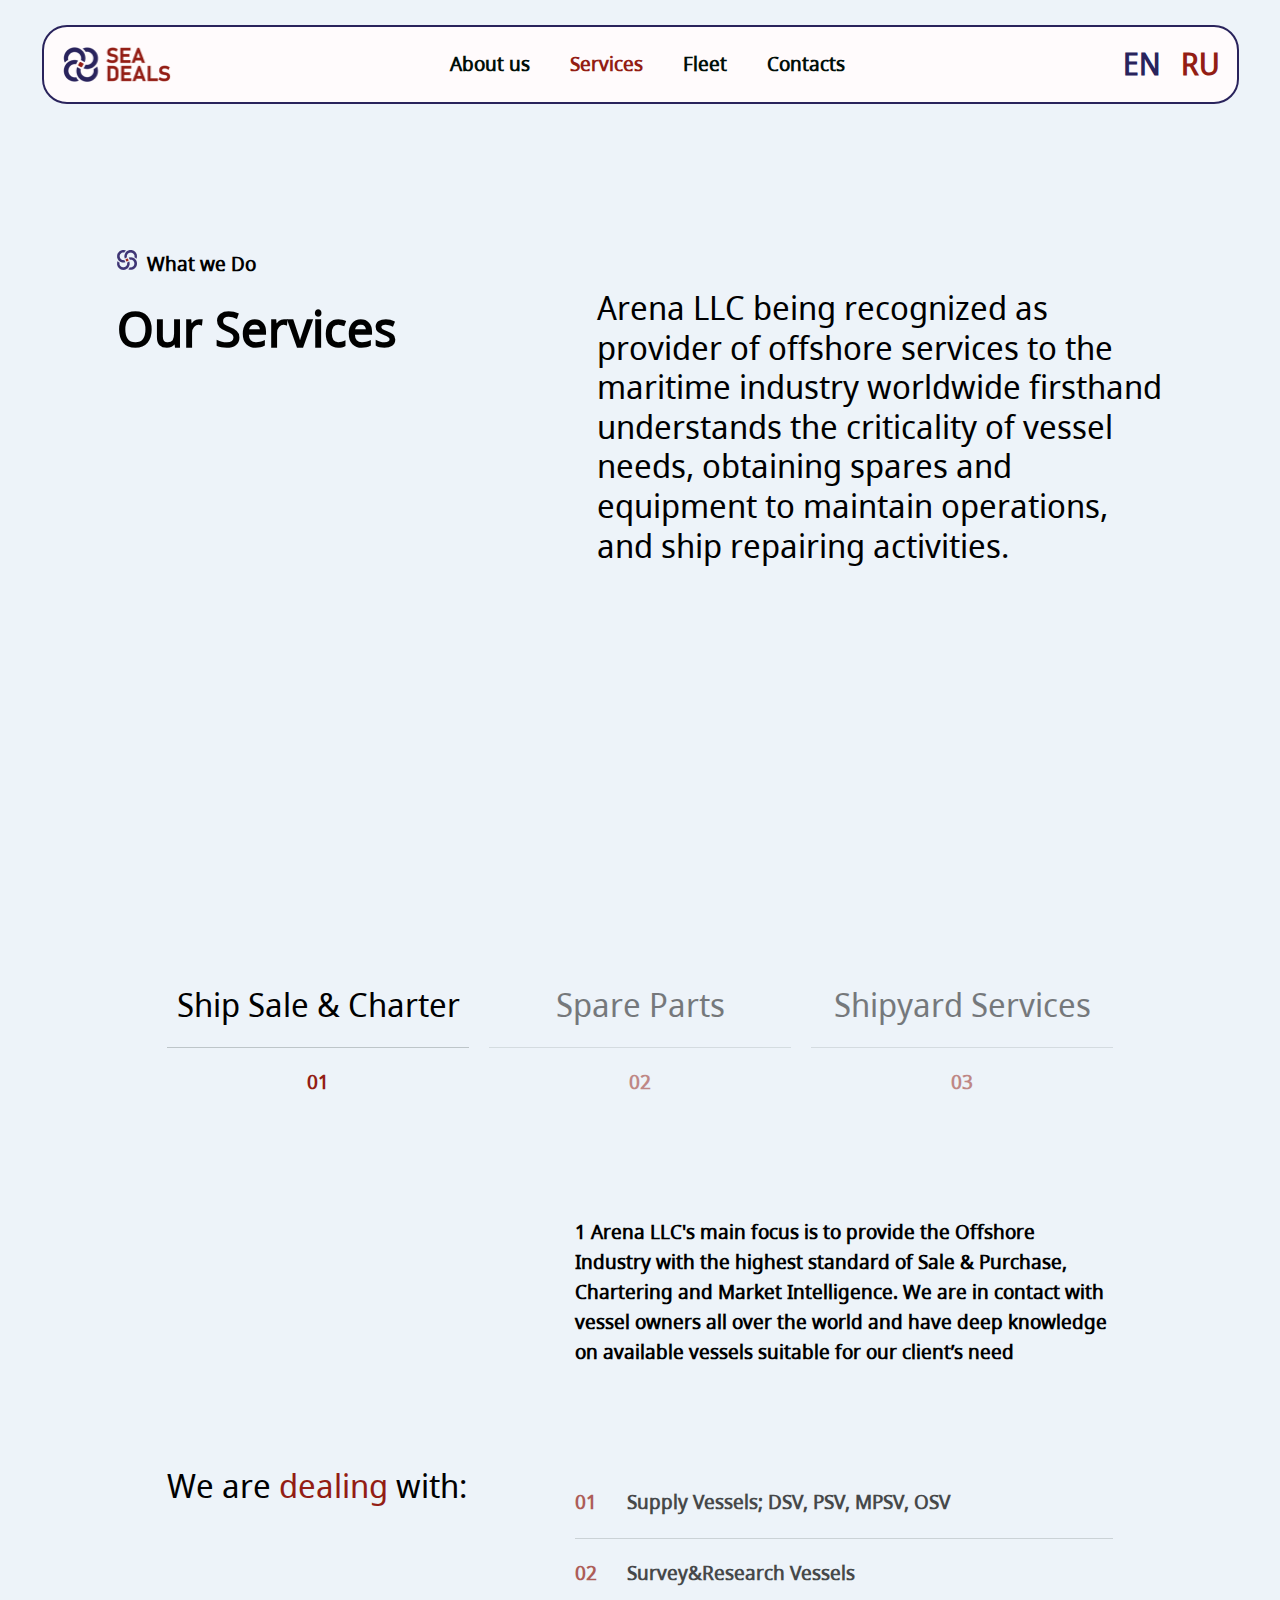
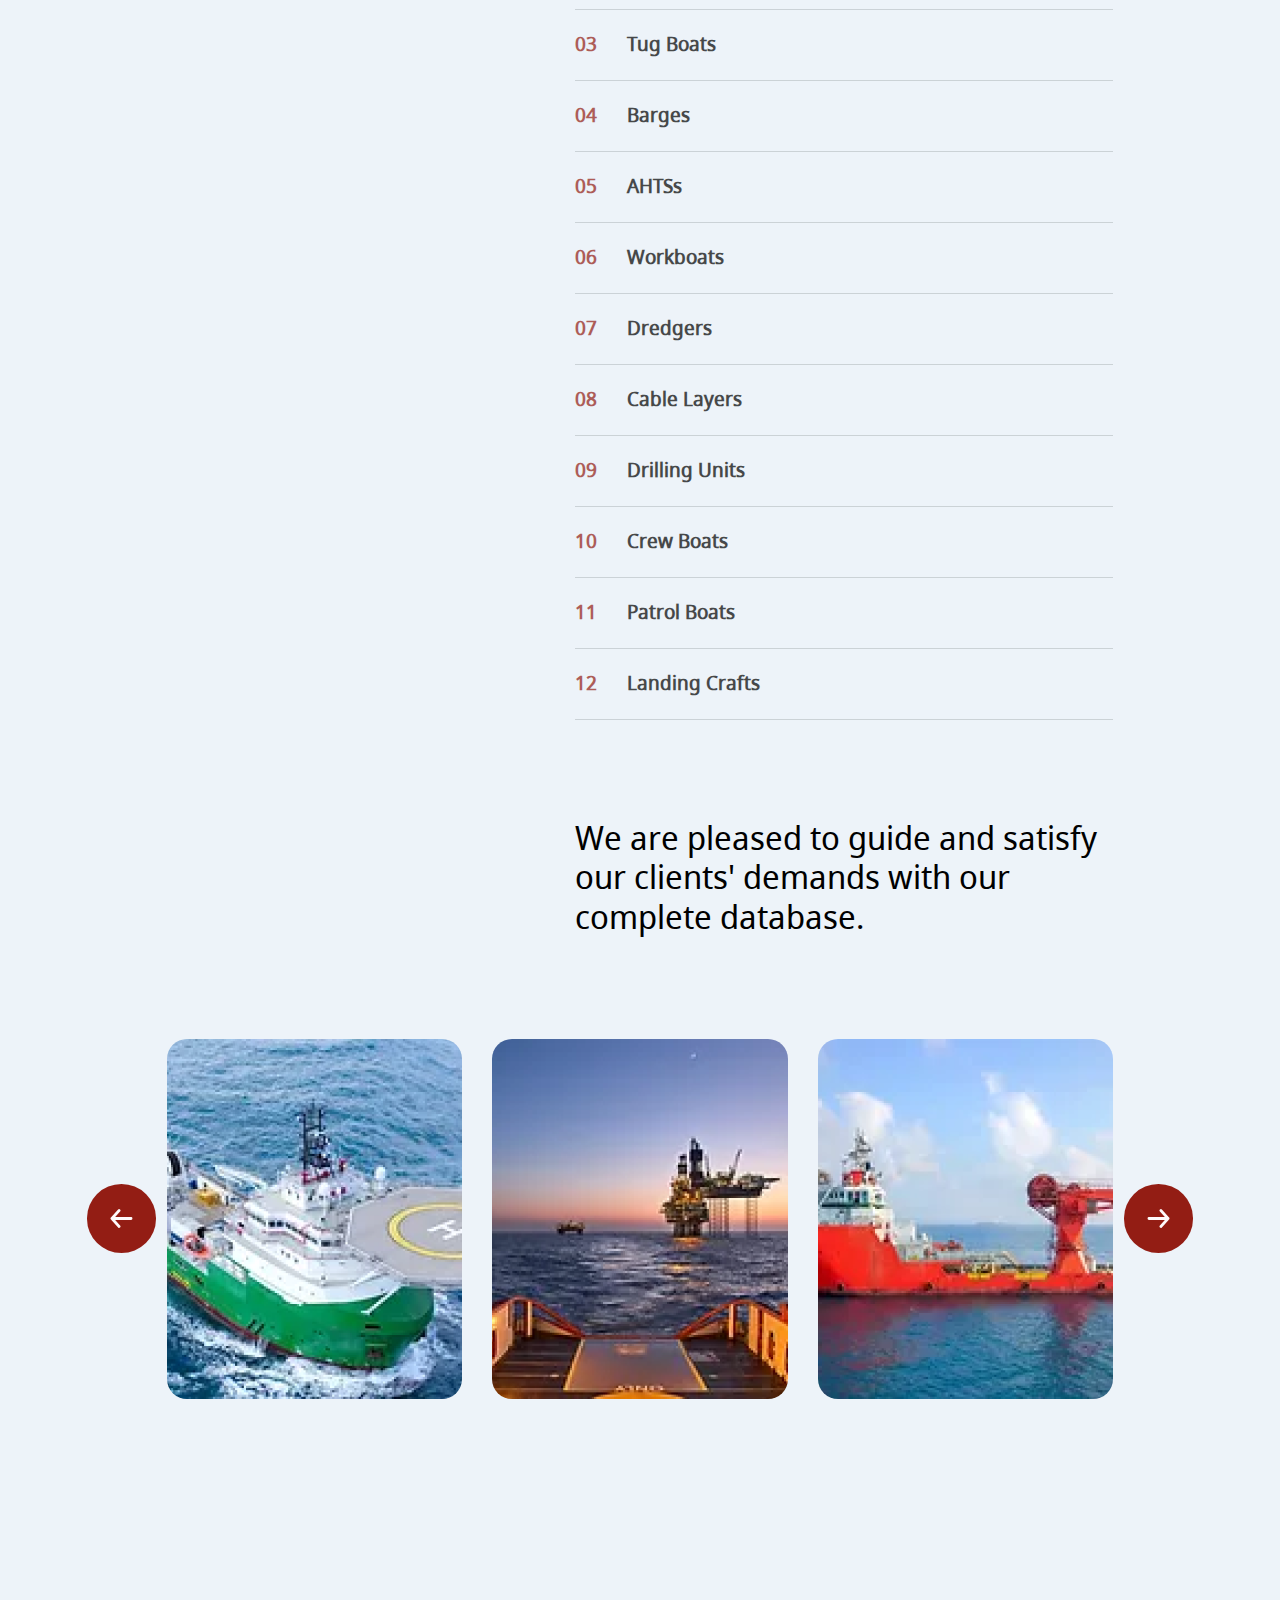
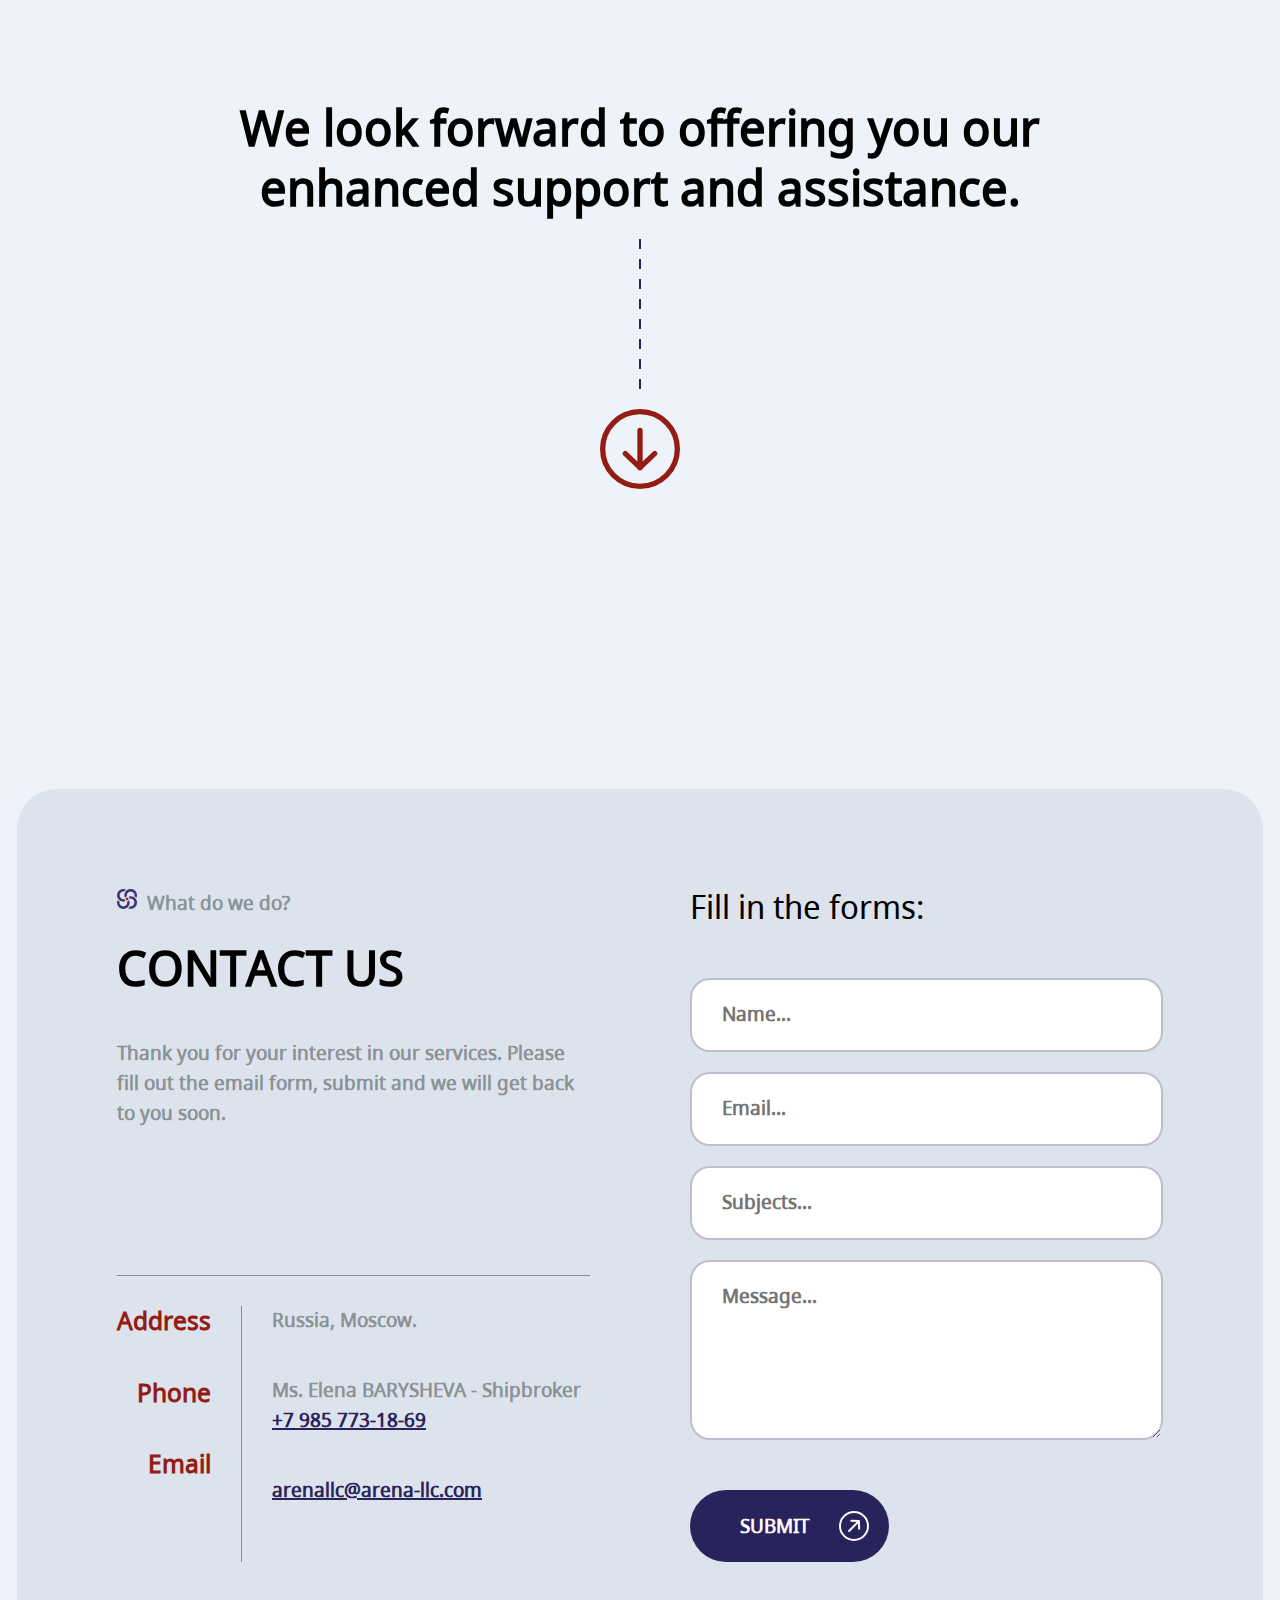
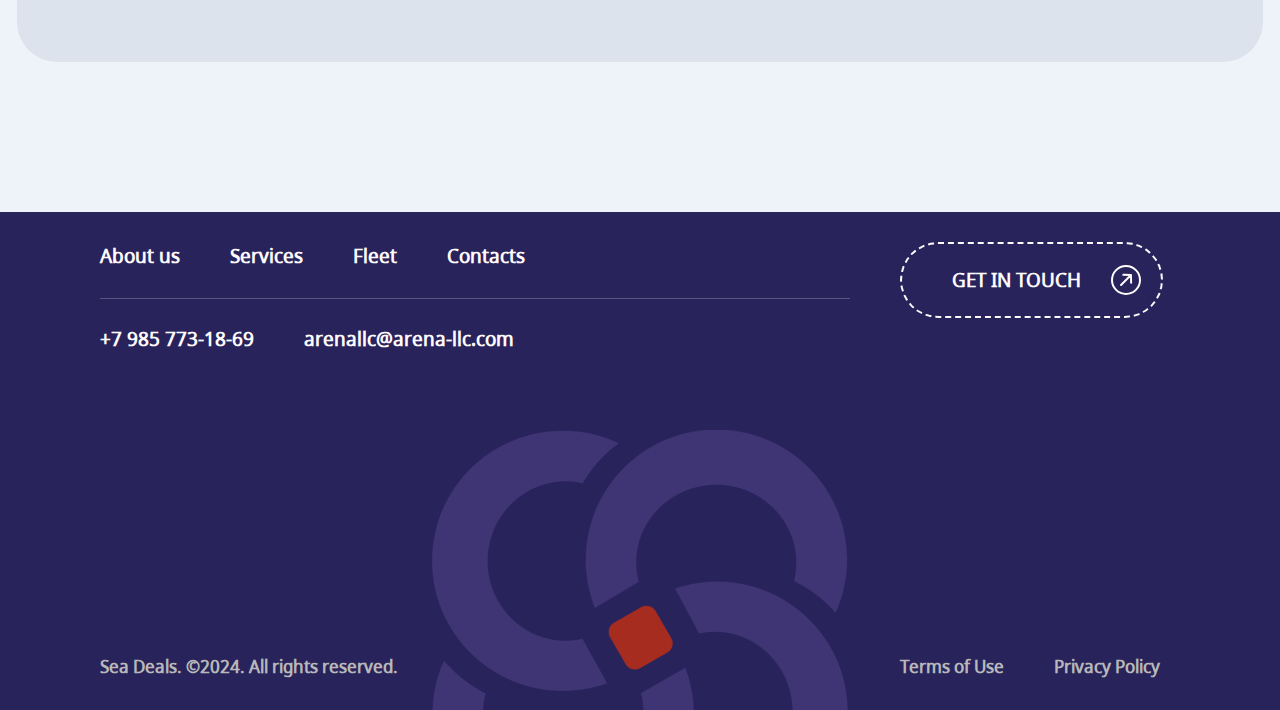
<file: templates/services.page.html>
<!DOCTYPE html>
<html lang="ru">
  <head>
    <meta charset="UTF-8" />
    <meta name="viewport" content="width=device-width, initial-scale=1.0" />
    <title>Document</title>
    <link rel="stylesheet" href="../asset/main.css" />
    <link rel="stylesheet" href="../asset/style.css" />
    <link rel="stylesheet" href="../asset/fonts/font.css" />
    <link
      rel="stylesheet"
      href="https://cdn.jsdelivr.net/npm/swiper@10/swiper-bundle.min.css"
    />
  </head>

  <body>
    <div class="wrapper" id="services-page">
      <header class="header">
        <div class="container">
          <div class="header-logo">
            <a href="/">
              <img src="../asset/img/Logo_SD.png" alt="logo" />
            </a>
          </div>
          <button
            class="burger"
            data-burger
            aria-label="Открыть меню"
            aria-expanded="false"
          >
            <span class="burger__line"></span>
          </button>
          <nav class="nav" data-nav>
            <ul class="nav-list">
              <li class="nav-item">
                <a href="./about.page.html">About us</a>
              </li>
              <li class="nav-item active">
                <a href="./services.page.html">Services</a>
              </li>
              <li class="nav-item">
                <a href="./fleet.page.html">Fleet</a>
              </li>

              <li class="nav-item">
                <a href="./contacts.page.html">Contacts</a>
              </li>
            </ul>
            <div class="nav-bottom">
              <div class="header-lang">
                <span>EN</span><span class="active">RU</span>
              </div>
              <div class="nav-bottom__contact">
                <a href="tel:">+7 985 773-18-69</a>
                <a href="mailto:arenallc@arena-llc.com">
                  arenallc@arena-llc.com
                </a>
              </div>
              <div>
                <button class="button">
                  <span></span>
                  <span>get in touch</span>

                  <img
                    src="../asset/img/icons/icon arrow 45 white.svg"
                    alt="arrow"
                  />
                </button>
              </div>
            </div>
          </nav>
          <div class="header-lang desc">
            <span>EN</span><span class="active">RU</span>
          </div>
        </div>
      </header>
      <section class="fleet-title">
        <div class="container">
          <div class="fleet-title__content">
            <div class="fleet-title__content-title desc">
              <div class="uptitle">
                <img
                  class="logo-span"
                  src="../asset/img/banner_upTitle.png"
                  alt="plogo"
                />
                <span>What we Do</span>
              </div>
              <h2>Our Services</h2>
            </div>
            <div class="uptitle mob">
              <img
                class="logo-span"
                src="../asset/img/banner_upTitle.png"
                alt="plogo"
              />
              <span>What we Do</span>
            </div>
            <h3 class="fleet-title__content-subtitle">
              Arena LLC being recognized as provider of offshore services to the
              maritime industry worldwide firsthand understands the criticality
              of vessel needs, obtaining spares and equipment to maintain
              operations, and ship repairing activities.
            </h3>
          </div>
        </div>
      </section>
      <section class="services-switcher">
        <div class="container">
          <div class="switcher switcher-service">
            <div class="switcher-title">
              <div data-key="1" class="switcher-title__item active">
                <h3>Ship Sale & Charter</h3>
                <span>01</span>
              </div>
              <div data-key="2" class="switcher-title__item">
                <h3>Spare Parts</h3>
                <span>02</span>
              </div>
              <div data-key="3" class="switcher-title__item">
                <h3>Shipyard Services</h3>
                <span>03</span>
              </div>
            </div>
            <div class="switcher-content">
              <div data-value="1" class="switcher-content__item">
                <div class="switcher-content__item-grid">
                  <div></div>
                  <div class="switcher-content__title">
                    1 Arena LLC's main focus is to provide the Offshore Industry
                    with the highest standard of Sale & Purchase, Chartering and
                    Market Intelligence. We are in contact with vessel owners
                    all over the world and have deep knowledge on available
                    vessels suitable for our client’s need
                  </div>
                  <h3>We are <span>dealing</span> with:</h3>
                  <ul class="switcher-content__list">
                    <li class="switcher-content__list-item">
                      <span>01</span>
                      <span>Supply Vessels; DSV, PSV, MPSV, OSV</span>
                    </li>
                    <li class="switcher-content__list-item">
                      <span>02</span>
                      <span>Survey&Research Vessels</span>
                    </li>
                    <li class="switcher-content__list-item">
                      <span>03</span>
                      <span>Tug Boats</span>
                    </li>
                    <li class="switcher-content__list-item">
                      <span>04</span>
                      <span>Barges</span>
                    </li>
                    <li class="switcher-content__list-item">
                      <span>05</span>
                      <span>AHTSs</span>
                    </li>
                    <li class="switcher-content__list-item">
                      <span>06</span>
                      <span>Workboats</span>
                    </li>
                    <li class="switcher-content__list-item">
                      <span>07</span>
                      <span>Dredgers</span>
                    </li>
                    <li class="switcher-content__list-item">
                      <span>08</span>
                      <span>Cable Layers</span>
                    </li>
                    <li class="switcher-content__list-item">
                      <span>09</span>
                      <span>Drilling Units</span>
                    </li>
                    <li class="switcher-content__list-item">
                      <span>10</span>
                      <span>Crew Boats</span>
                    </li>
                    <li class="switcher-content__list-item">
                      <span>11</span>
                      <span>Patrol Boats</span>
                    </li>
                    <li class="switcher-content__list-item">
                      <span>12</span>
                      <span>Landing Crafts</span>
                    </li>
                  </ul>
                  <div></div>
                  <h3>
                    We are pleased to guide and satisfy our clients' demands
                    with our complete database.
                  </h3>
                </div>

                <div class="slider">
                  <div class="swiper">
                    <!-- Additional required wrapper -->
                    <div class="swiper-wrapper">
                      <!-- Slides -->
                      <div class="swiper-slide">
                        <img
                          class="slide-img"
                          src="../asset/img/slider-img-1.png"
                          alt="slideImg"
                        />
                      </div>

                      <div class="swiper-slide">
                        <img
                          class="slide-img"
                          src="../asset/img/slider-img-2.png"
                          alt="slideImg"
                        />
                      </div>

                      <div class="swiper-slide">
                        <img
                          class="slide-img"
                          src="../asset/img/slider-img-3.png"
                          alt="slideImg"
                        />
                      </div>
                      <div class="swiper-slide">
                        <img
                          class="slide-img"
                          src="../asset/img/slider-img-1.png"
                          alt="slideImg"
                        />
                      </div>
                      <div class="swiper-slide">
                        <img
                          class="slide-img"
                          src="../asset/img/slider-img-2.png"
                          alt="slideImg"
                        />
                      </div>
                      <div class="swiper-slide">
                        <img
                          class="slide-img"
                          src="../asset/img/slider-img-3.png"
                          alt="slideImg"
                        />
                      </div>
                    </div>
                    <!-- If we need pagination -->
                    <!-- <div class="swiper-pagination--paradise"></div> -->

                    <!-- If we need navigation buttons -->

                    <!-- If we need scrollbar -->
                    <!-- <div class="swiper-scrollbar"></div> -->
                  </div>
                  <div class="swiperMY-button-prev__ctn">
                    <div class="swiperMY-button-prev">
                      <img
                        src="../asset/img/icons/slider-arrow-left.svg"
                        alt="arrow"
                      />
                    </div>
                  </div>

                  <div class="swiperMY-button-next__ctn">
                    <div class="swiperMY-button-next">
                      <img
                        src="../asset/img/icons/slider-arrow-right.svg"
                        alt="arrow"
                      />
                    </div>
                  </div>
                </div>
              </div>
              <div data-value="2" class="switcher-content__item">
                <div class="switcher-content__item-grid">
                  <div></div>
                  <div class="switcher-content__title">
                    2 Arena LLC's main focus is to provide the Offshore Industry
                    with the highest standard of Sale & Purchase, Chartering and
                    Market Intelligence. We are in contact with vessel owners
                    all over the world and have deep knowledge on available
                    vessels suitable for our client’s need
                  </div>
                  <h3>We are <span>dealing</span> with:</h3>
                  <ul class="switcher-content__list">
                    <li class="switcher-content__list-item">
                      <span>01</span>
                      <span>Supply Vessels; DSV, PSV, MPSV, OSV</span>
                    </li>
                    <li class="switcher-content__list-item">
                      <span>02</span>
                      <span>Survey&Research Vessels</span>
                    </li>
                    <li class="switcher-content__list-item">
                      <span>03</span>
                      <span>Tug Boats</span>
                    </li>
                    <li class="switcher-content__list-item">
                      <span>04</span>
                      <span>Barges</span>
                    </li>
                    <li class="switcher-content__list-item">
                      <span>05</span>
                      <span>AHTSs</span>
                    </li>
                    <li class="switcher-content__list-item">
                      <span>06</span>
                      <span>Workboats</span>
                    </li>
                    <li class="switcher-content__list-item">
                      <span>07</span>
                      <span>Dredgers</span>
                    </li>
                    <li class="switcher-content__list-item">
                      <span>08</span>
                      <span>Cable Layers</span>
                    </li>
                    <li class="switcher-content__list-item">
                      <span>09</span>
                      <span>Drilling Units</span>
                    </li>
                    <li class="switcher-content__list-item">
                      <span>10</span>
                      <span>Crew Boats</span>
                    </li>
                    <li class="switcher-content__list-item">
                      <span>11</span>
                      <span>Patrol Boats</span>
                    </li>
                    <li class="switcher-content__list-item">
                      <span>12</span>
                      <span>Landing Crafts</span>
                    </li>
                  </ul>
                  <div></div>
                  <h3>
                    We are pleased to guide and satisfy our clients' demands
                    with our complete database.
                  </h3>
                </div>

                <div class="slider">
                  <div class="swiper">
                    <!-- Additional required wrapper -->
                    <div class="swiper-wrapper">
                      <!-- Slides -->
                      <div class="swiper-slide">
                        <img
                          class="slide-img"
                          src="../asset/img/slider-img-1.png"
                          alt="slideImg"
                        />
                      </div>

                      <div class="swiper-slide">
                        <img
                          class="slide-img"
                          src="../asset/img/slider-img-2.png"
                          alt="slideImg"
                        />
                      </div>

                      <div class="swiper-slide">
                        <img
                          class="slide-img"
                          src="../asset/img/slider-img-3.png"
                          alt="slideImg"
                        />
                      </div>
                      <div class="swiper-slide">
                        <img
                          class="slide-img"
                          src="../asset/img/slider-img-1.png"
                          alt="slideImg"
                        />
                      </div>
                      <div class="swiper-slide">
                        <img
                          class="slide-img"
                          src="../asset/img/slider-img-2.png"
                          alt="slideImg"
                        />
                      </div>
                      <div class="swiper-slide">
                        <img
                          class="slide-img"
                          src="../asset/img/slider-img-3.png"
                          alt="slideImg"
                        />
                      </div>
                    </div>
                    <!-- If we need pagination -->
                    <!-- <div class="swiper-pagination--paradise"></div> -->

                    <!-- If we need navigation buttons -->

                    <!-- If we need scrollbar -->
                    <!-- <div class="swiper-scrollbar"></div> -->
                  </div>
                  <div class="swiperMY-button-prev">
                    <img
                      src="../asset/img/icons/slider-arrow-left.svg"
                      alt="arrow"
                    />
                  </div>
                  <div class="swiperMY-button-next">
                    <img
                      src="../asset/img/icons/slider-arrow-right.svg"
                      alt="arrow"
                    />
                  </div>
                </div>
              </div>
              <div data-value="3" class="switcher-content__item">
                <div class="switcher-content__item-grid">
                  <div></div>
                  <div class="switcher-content__title">
                    3 Arena LLC's main focus is to provide the Offshore Industry
                    with the highest standard of Sale & Purchase, Chartering and
                    Market Intelligence. We are in contact with vessel owners
                    all over the world and have deep knowledge on available
                    vessels suitable for our client’s need
                  </div>
                  <h3>We are <span>dealing</span> with:</h3>
                  <ul class="switcher-content__list">
                    <li class="switcher-content__list-item">
                      <span>01</span>
                      <span>Supply Vessels; DSV, PSV, MPSV, OSV</span>
                    </li>
                    <li class="switcher-content__list-item">
                      <span>02</span>
                      <span>Survey&Research Vessels</span>
                    </li>
                    <li class="switcher-content__list-item">
                      <span>03</span>
                      <span>Tug Boats</span>
                    </li>
                    <li class="switcher-content__list-item">
                      <span>04</span>
                      <span>Barges</span>
                    </li>
                    <li class="switcher-content__list-item">
                      <span>05</span>
                      <span>AHTSs</span>
                    </li>
                    <li class="switcher-content__list-item">
                      <span>06</span>
                      <span>Workboats</span>
                    </li>
                    <li class="switcher-content__list-item">
                      <span>07</span>
                      <span>Dredgers</span>
                    </li>
                    <li class="switcher-content__list-item">
                      <span>08</span>
                      <span>Cable Layers</span>
                    </li>
                    <li class="switcher-content__list-item">
                      <span>09</span>
                      <span>Drilling Units</span>
                    </li>
                    <li class="switcher-content__list-item">
                      <span>10</span>
                      <span>Crew Boats</span>
                    </li>
                    <li class="switcher-content__list-item">
                      <span>11</span>
                      <span>Patrol Boats</span>
                    </li>
                    <li class="switcher-content__list-item">
                      <span>12</span>
                      <span>Landing Crafts</span>
                    </li>
                  </ul>
                  <div></div>
                  <h3>
                    We are pleased to guide and satisfy our clients' demands
                    with our complete database.
                  </h3>
                </div>

                <div class="slider">
                  <div class="swiper">
                    <!-- Additional required wrapper -->
                    <div class="swiper-wrapper">
                      <!-- Slides -->
                      <div class="swiper-slide">
                        <img
                          class="slide-img"
                          src="../asset/img/slider-img-1.png"
                          alt="slideImg"
                        />
                      </div>

                      <div class="swiper-slide">
                        <img
                          class="slide-img"
                          src="../asset/img/slider-img-2.png"
                          alt="slideImg"
                        />
                      </div>

                      <div class="swiper-slide">
                        <img
                          class="slide-img"
                          src="../asset/img/slider-img-3.png"
                          alt="slideImg"
                        />
                      </div>
                      <div class="swiper-slide">
                        <img
                          class="slide-img"
                          src="../asset/img/slider-img-1.png"
                          alt="slideImg"
                        />
                      </div>
                      <div class="swiper-slide">
                        <img
                          class="slide-img"
                          src="../asset/img/slider-img-2.png"
                          alt="slideImg"
                        />
                      </div>
                      <div class="swiper-slide">
                        <img
                          class="slide-img"
                          src="../asset/img/slider-img-3.png"
                          alt="slideImg"
                        />
                      </div>
                    </div>
                    <!-- If we need pagination -->
                    <!-- <div class="swiper-pagination--paradise"></div> -->

                    <!-- If we need navigation buttons -->

                    <!-- If we need scrollbar -->
                    <!-- <div class="swiper-scrollbar"></div> -->
                  </div>
                  <div class="swiperMY-button-prev">
                    <img
                      src="../asset/img/icons/slider-arrow-left.svg"
                      alt="arrow"
                    />
                  </div>
                  <div class="swiperMY-button-next">
                    <img
                      src="../asset/img/icons/slider-arrow-right.svg"
                      alt="arrow"
                    />
                  </div>
                </div>
              </div>
            </div>
          </div>
        </div>
      </section>
      <section class="services-callout">
        <div class="container">
          <div class="callout">
            <h2>
              We look forward to offering you our enhanced support and
              assistance.
            </h2>
            <!-- <div class="callout-imgs"> -->
            <img src="../asset/img/icons/callout lines.svg" alt="lines" />
            <img src="../asset/img/icons/callout-arrow.svg" alt="arrow" />
            <!-- </div> -->

            <!-- <div class="callout-bg mob">
            <img src="../asset/img/dialog-bg-mob.svg" alt="dialog-pic" />
          </div> -->
          </div>
        </div>
      </section>
      <section class="contactus">
        <div class="container">
          <div class="contact-block">
            <div class="contact-left__title">
              <div class="uptitle">
                <img
                  class="logo-span"
                  src="../asset/img/banner_upTitle.png"
                  alt="plogo"
                />
                <span>What do we do?</span>
              </div>
              <h2>CONTACT US</h2>
              <span
                >Thank you for your interest in our services. Please fill out
                the email form, submit and we will get back to you soon.
              </span>
            </div>
            <div class="contact-left__content">
              <div class="contact-left__content-keys">
                <span>Address</span>
                <span>Phone</span>
                <span>Email</span>
              </div>
              <div class="contact-left__content-value">
                <span>Russia, Moscow.</span>
                <span>
                  Ms. Elena BARYSHEVA - Shipbroker
                  <br />
                  <a href="tel:+7 985 773-18-69"> +7 985 773-18-69</a>
                </span>

                <a href="mailto:+7 985 773-18-69">arenallc@arena-llc.com</a>
              </div>
            </div>
            <form class="contact-form">
              <h3 class="form-title">Fill in the forms:</h3>
              <div class="form-inputs">
                <input placeholder="Name..." type="name" />
                <input placeholder="Email..." type="email" />
                <input placeholder="Subjects..." type="name" />
                <textarea placeholder="Message..." name="text"></textarea>
              </div>
              <button class="button">
                <span></span>
                <span>Submit</span>

                <img
                  src="../asset/img/icons/icon arrow 45 white.svg"
                  alt="arrow"
                />
              </button>
            </form>
          </div>
        </div>
      </section>
      <footer class="footer">
        <div class="container">
          <div class="footer-topLeft">
            <div class="footer-nav">
              <a href="./about.page.html">About us</a>
              <a href="./services.page.html">Services</a>
              <a href="./fleet.page.html">Fleet</a>
              <a href="./contacts.page.html">Contacts</a>
            </div>
            <div class="footer-contact">
              <a href="tel:+74951234567">+7 985 773-18-69</a>
              <a href="email:arenallc@arena-llc.com">arenallc@arena-llc.com</a>
            </div>
          </div>
          <div class="footer-topRight">
            <button class="button button-cursive">
              <span></span>
              <span>get in touch</span>
              <img
                src="../asset/img/icons/icon arrow 45 white.svg"
                alt="arrow"
              />
            </button>
          </div>
          <div class="footer-bottomLeft">
            <span>Sea Deals. ©2024. All rights reserved.</span>
          </div>
          <div class="footer-bottomRight">
            <a href="#">Terms of Use</a>
            <a href="#">Privacy Policy</a>
          </div>
          <div class="footer-bg">
            <img src="../asset/img/footer-bg.png" alt="footer-bg" />
          </div>
        </div>
      </footer>
    </div>
    <script src="https://cdn.jsdelivr.net/npm/swiper@10/swiper-bundle.min.js"></script>
    <script src="../asset/app.js"></script>
  </body>
</html>
</file>
<file: asset/main.css>
/* --------------------------------------------- header --------------------------------------------- */

.header {
  z-index: 10;
  position: fixed;
  top: 0;
  left: 0;
  right: 0;
  background: var(--white);
  border-radius: 25px;
  border: 2px solid var(--blue);
  margin: 25px 41.5px;
  transition: var(--transition);
}

.header.scroll {
  border-radius: 0;
  margin: 0;
  position: fixed;
  border: none;
}

.header .container {
  display: flex;
  justify-content: space-between;
  align-items: center;
  overflow: hidden;
}

.header-logo {
  margin: 20px 0;
}

.header-logo img {
  width: 112px;
  height: 35px;
}

.nav {
  /* font-size: 16px; */
}

.nav-list {
  display: flex;
}

.nav-item {
  margin-right: 40px;
}

.nav-item:last-child {
  margin-right: 0;
}

.nav-item a {
  font-weight: 600;
  color: var(--black);
  transition: var(--transition);
}

.nav-item.active a {
  font-weight: 600;
  color: var(--red);
}

.nav-item a:hover {
  color: var(--blue);
}

.nav-bottom {
  display: none;
  flex-direction: column;
  align-items: center;
}

/* .nav-bottom a {
  display: block;
  font-family: "DMSans-med";
  color: var(--black);
  font-size: 18px;
}

.nav-bottom a:first-child {
}

.nav-bottom a:nth-child(2) {
  text-decoration: underline;
} */

.nav-bottom a:nth-child(3) {
  text-decoration: underline;
}

.header-lang {
  display: flex;
  gap: 20px;
}
.header-lang span {
  font-size: 30px;
  line-height: 36px;
  color: var(--blue);
}
.header-lang span.active {
  color: var(--red);
}

@media (max-width: 840px) {
  .header {
    border-radius: 0;
    margin: 0;
    border: none;
  }
  .header-lang {
    display: flex;
    gap: 20px;
  }
  .header-lang span {
  }
}

/* --------------------------------------------- burger --------------------------------------------- */

.burger {
  position: relative;
  width: 30px;
  height: 20px;
  display: none;
  border: none;
  padding: 0;
  background-color: transparent;
  cursor: pointer;
}

.burger__line {
  position: absolute;
  left: 0;
  top: 50%;
  width: 100%;
  height: 2px;
  background-color: var(--blue);
  transform: translateY(-50%);
  transition: opacity 0.3s ease-in-out;
}

.burger::before,
.burger::after {
  content: "";
  position: absolute;
  left: 0;
  width: 100%;
  height: 2px;
  background-color: var(--blue);
  transition: transform 0.3s ease-in-out, top 0.3s ease-in-out,
    bottom 0.3s ease-in-out;
}

.burger::before {
  top: 0;
}

.burger::after {
  bottom: 0;
}

.burger--active .burger__line {
  opacity: 0;
}

.burger--active::before {
  top: 50%;
  transform: rotate(45deg);
}

.burger--active::after {
  bottom: auto;
  top: 50%;
  transform: rotate(-45deg);
}

.stop-scroll {
  overflow: hidden;
}

@media (max-width: 840px) {
  .nav-list {
    flex-direction: column;

    padding: 0 20px;
  }

  .nav-item a {
  }

  .nav-item {
    padding: 10px 30px;
    font-size: 32px;
  }

  .nav-bottom {
    display: flex;
    flex-direction: column;
    margin-bottom: 54px;
    padding: 0 20px;
  }
  .nav-bottom > div {
    width: 100%;
  }
  .nav-bottom .header-lang {
    padding: 20px 0;
    border-top: 1px solid #000f0833;
    border-bottom: 1px solid #000f0833;
  }
  .nav-bottom__contact {
    padding: 20px 0;
    display: flex;
    flex-direction: column;
    gap: 10px;
    border-bottom: 1px solid #000f0833;
  }
  .nav-bottom__contact a {
    color: var(--blue);
    text-decoration: none;
  }

  .nav-bottom .button {
    margin-top: 40px;
    background-color: var(--blue);
    color: var(--white);
  }
  .burger {
    display: block;
  }

  .nav {
    display: flex;
    flex-direction: column;
    justify-content: space-between;
    gap: 10px;
    --header-height: 63px;
    position: absolute;
    right: 0;
    left: 0;
    top: 100%;
    z-index: 1000;
    overflow-y: auto;
    background: rgba(255, 255, 255, 1);
    /* backdrop-filter: blur(1px); */
    transform: translateX(100%);
    transition: transform 0.6s ease-in-out;
    min-height: calc(100vh - 75px);
  }

  .nav--visible {
    transform: none;
  }

  .nav-item {
    margin-right: 0;
  }

  .nav__link {
    display: inline-block;
    width: 100%;
    padding: 20px 30px;
    /* border-bottom: 1px solid var(--second-text); */
    font-size: 20px;
  }

  .else-block {
    background-color: black;
  }
}

@media (max-width: 840px) {
  .header__contact-item {
    display: none;
  }
}

/* --------------------------------------------- component --------------------------------------------- */

.button {
  font-size: 20px;
  line-height: 27.24px;
  display: flex;
  justify-content: center;
  align-items: center;
  gap: 30px;
  text-transform: uppercase;
  padding: 21px 20px 21px 50px;
  border-radius: 120px;
  background: var(--white);
  border: none;
  cursor: pointer;
}

.button span:first-child {
  display: none;
}

.button img {
  width: 30px;
  height: 30px;
  transition: var(--transition);
}

.button:hover img {
  transform: var(--transform-icon);
}

.button-light {
  background: var(--white);
}

.button-cursive {
  background-color: transparent;
  border: 2px solid var(--blue);
  border-style: dashed;
  transition: all 0.2s;
}
.button-cursive:hover {
  border-style: double;
}
.uptitle {
  display: flex;
  gap: 10px;
  margin-bottom: 20px;
}

.logo-span {
  width: 20px;
  height: 20px;
}

.uptitle span {
  text-wrap: nowrap;
}
.accent-red {
  color: var(--red);
}
@media (max-width: 840px) {
  .uptitle {
    margin-bottom: 10px;
  }

  .button {
    justify-content: space-between;
    width: 100%;

    font-size: 17px;
    line-height: 23.14px;
    padding: 18px;
  }

  .button span:first-child {
    display: block;
  }
}

/* --------------------------------------------- form --------------------------------------------- */

.contactus {
}
.contactus .container {
}

.contact-block {
  background: #29235c14;
  border-radius: 40px;
  padding: 100px;
  display: grid;
  grid-template-columns: 1fr 1fr;
  grid-template-rows: 1fr 1fr;
  gap: 100px;
}

.contact-left__title {
  grid-column-start: 1;
  grid-column-end: 2;
  grid-row-start: 1;
  grid-row-end: 2;
}
.contact-left__title h2 {
  margin-bottom: 40px;
}
.contact-left__title span {
  color: #000f0866;
}
.contact-left__content {
  display: flex;

  grid-column-start: 1;
  grid-column-end: 2;
  grid-row-start: 2;
  grid-row-end: 3;
  padding-top: 30px;
  border-top: 1px solid #000f0866;
}
.contact-left__content-keys {
  display: flex;
  flex-direction: column;
  gap: 40px;
  padding-right: 30px;
  border-right: 1px solid #000f0866;
}
.contact-left__content-keys span {
  font-size: 26px;
  line-height: 31.2px;
  text-align: right;
  color: var(--red);
}
.contact-left__content-value {
  display: flex;
  flex-direction: column;
  gap: 40px;
  padding-left: 30px;
}
.contact-left__content-value span {
  color: #000f0866;
}
.contact-left__content-value a {
  text-decoration: underline;
  color: var(--blue);
}
.contact-form {
  align-self: end;
  grid-column-start: 2;

  grid-column-end: 3;
  grid-row-start: 1;
  grid-row-end: 3;

  display: flex;
  flex-direction: column;
  gap: 50px;
  max-width: 633px;
}
.form-title {
}

.form-inputs {
  display: flex;
  flex-direction: column;
  gap: 20px;
}
.form-inputs input,
.form-inputs textarea {
  width: 100%;
  padding: 20px 30px;
  border-radius: 20px;
  border: 2px solid #29235c4d;
}

.form-inputs textarea {
  min-height: 180px;
}
.contact-form .button {
  width: fit-content;
  background-color: var(--blue);
  color: var(--white);
}
@media (max-width: 840px) {
  .contact-block {
    padding: 30px 20px;
    gap: 50px;
    grid-template-columns: 1fr;
    grid-template-rows: auto auto auto;
  }
  /* .contact-left__title {
    grid-column-start: 0;
    grid-column-start: 1;
    grid-row-start: 0;
    grid-row-start: 1;
  } */
  .contact-left__title h2 {
    margin-bottom: 20px;
  }
  .contact-left__content {
    grid-column-start: 1;
    grid-column-end: 2;
    grid-row-start: 3;
    grid-row-end: 4;
    padding-top: 15px;
  }

  .contact-left__content-value {
    gap: 10px;
    padding-right: 15px;
  }
  .contact-left__content-keys {
    gap: 10px;
    padding-left: 15px;
  }
  .contact-left__content-value span {
    font-size: 15px;

    line-height: 18px;
  }
  .contact-left__content-value a {
  }
  .contact-left__content-keys span {
    font-size: 20px;
    line-height: 24px;
  }
  .contact-form {
    max-width: 100%;
    grid-column-start: 1;
    grid-column-end: 2;
    grid-row-start: 2;
    grid-row-end: 3;
    gap: 30px;
  }
  .form-inputs {
    gap: 15px;
  }
  .form-inputs input,
  .form-inputs textarea {
    width: 100%;
    padding: 15px 30px;
    border-radius: 20px;
    border: 2px solid #29235c4d;
    min-width: none;
  }
  .form-inputs textarea {
    min-height: 112px;
  }
  .contact-form .button {
    width: 100%;
    /* background-color: var(--blue);
    color: var(--white); */
  }
}
/* --------------------------------------------- main-banner --------------------------------------------- */

.main-banner {
  padding-top: 0;
}

.main-banner .container {
  padding: 0;
}

.main-banner .banner {
  position: relative;
  overflow: hidden;
  padding: 230px 17px;
  display: flex;
  align-items: center;
  justify-content: space-between;
  background: linear-gradient(180deg, #221689 0%, #120d39 100%);
  border-radius: 0 0 40px 40px;
  color: var(--white-70);
  /* color: #FFFBFCB2; */
}

.main-banner .banner > div {
  width: 48%;
}

.main-banner .banner-left {
  z-index: 1;
}

.main-banner .banner-right {
  max-height: 588px;
  border-radius: 53px;
  overflow: hidden;
  z-index: 1;
}

.main-banner .banner-right img {
  width: 100%;
  height: 100%;
  object-fit: cover;
}

.main-banner h1 {
  margin-bottom: 40px;
}

.main-banner .banner-left__description {
  margin-bottom: 80px;
}

.main-banner .banner-bg {
  position: absolute;
  top: 50%;
  bottom: 0;
  left: 0;
  right: 0;
  z-index: 0;
  width: 100% !important;
}

.banner-bg img {
  width: 100%;
  height: 100%;
  object-fit: cover;
}

@media (max-width: 840px) {
  .main-banner .banner {
    flex-direction: column;
    gap: 50px;
    padding: 32px 20px;
    padding-top: 91px;
    color: var(--white-40);
  }

  .main-banner .banner > div {
    width: 100%;
  }

  .main-banner h1 {
    color: var(--white);
    margin-bottom: 15px;
  }

  .main-banner .banner-left__description {
    margin-bottom: 50px;
  }

  .main-banner .banner-right {
    border-radius: 50%;
    transform: scale(1.1) translate(0, 35%);
  }

  .main-banner .banner-bg {
    top: 60%;
  }
}

/* --------------------------------------------- main-offshore --------------------------------------------- */

.main-offshore {
}

.main-offshore .container {
}

.main-offshore .offshore {
  display: flex;
  align-items: center;
  justify-content: space-between;
}

.main-offshore .offshore > div {
  width: 45%;
}

.main-offshore .offshore-left {
  border-radius: 40px;
  overflow: hidden;
}

.main-offshore .offshore-left img {
  max-height: 741px;
  width: 100%;
  object-fit: cover;
}

.main-offshore .offshore-right {
}

.main-offshore .uptitle {
}

.main-offshore .offshore-text {
  margin-bottom: 80px;
}

.offshore-mob {
  display: none;
}

@media (max-width: 840px) {
  .main-offshore .offshore {
    flex-direction: column-reverse;
    gap: 70px;
  }

  .main-offshore .offshore > div {
    width: 100%;
  }

  .main-offshore .offshore-left img {
    max-height: 500px;
  }

  .main-offshore .offshore-text {
    margin-bottom: 0;
  }

  .offshore-mob {
    display: flex;
  }

  .offshore-desk {
    display: none;
  }
}

/* --------------------------------------------- main-service --------------------------------------------- */
.main-service {
}

.main-service .container {
  display: flex;
  flex-direction: column;
  align-items: center;
  gap: 80px;
}

.main-service .service {
  width: 100%;
  display: flex;
  justify-content: space-between;
  background-color: #29235c14;
  padding: 104px 50px;
  border-radius: 40px;
}

.main-service .service-left {
  width: 28%;
}

.main-service .service-right {
  width: 60%;
}

.main-service .service-list {
  display: flex;
  flex-direction: column;
  margin-top: 50px;
}

.main-service .service-list__item {
  display: grid;
  grid-template-columns: 30px 1fr 30px;
  align-items: end;
  padding: 20px 0;
  cursor: pointer;
  border-bottom: 1.5px solid var(--black);
}

.main-service .service-list__item span {
  color: var(--red);
}

.main-service .service-list__item h3 {
}

.main-service .service-list__item img {
  width: 30px;
  height: 30px;
  transition: var(--transition);
}

.main-service .service-list__item:hover img {
  transform: var(--transform-icon);
}

@media (max-width: 840px) {
  .main-service .container {
    gap: 40px;
  }

  .main-service .service {
    flex-direction: column;
    gap: 80px;
    padding: 30px 20px;
  }

  .main-service .service-left,
  .main-service .service-right {
    width: 100%;
  }

  .main-service .service-list {
    margin: 0;
    gap: 40px;
  }

  .main-service .service-list__item {
    padding: 10px 0;
  }
}

/* --------------------------------------------- main-track --------------------------------------------- */
.main-track {
}

.main-track .container {
}

.main-track .track {
  display: flex;
  flex-direction: column;
  align-items: center;
  gap: 100px;
}

.main-track .track-title {
  display: flex;
  align-items: center;
  flex-direction: column;
  text-align: center;
}

.main-track .track-title h2 {
}
.table-scroll {
  overflow: auto;
  align-self: normal;
  padding-bottom: 5px;
}
.table-list {
  /* width: 90%; */
  min-width: 1400px;
  margin: 0 auto;
  overflow-x: auto;
  border-radius: 20px;
  overflow: hidden;
  border: 1px solid #000f0833;
}

.table-list__title {
  display: grid;
  grid-template-columns: repeat(5, 1fr);
  background: #29235c14;
  border-bottom: 1px solid #000f0833;
}

.table-list__title span {
  padding: 20px 25px;
}

.table-list__content {
}

.table-list__content ul {
}

.table-list__content li {
  display: grid;
  grid-template-columns: repeat(5, 1fr);
  border-bottom: 1px solid #000f0833;
}

.table-list__content li:last-child {
  border: none;
}

.table-list__content span {
  padding: 20px 25px;
}

@media (max-width: 840px) {
  .main-track .track {
    gap: 50px;
  }

  .table-list {
    width: 100%;
  }

  .table-list__content {
    max-height: 325px;
  }

  .table-list__title,
  .table-list__content li {
    grid-template-columns: repeat(5, 1fr);
  }

  .table-list__title span {
    /* display: none; */
    padding: 9px 20px;
  }

  /* .table-list__title span:first-child {
    display: block;
  }

  .table-list__title span:nth-child(2) {
    display: block;
  }

  .table-list__title span:nth-child(3) {
    display: block;
  } */

  .table-list__content span {
    /* display: none; */
    padding: 9px 20px;
  }
  /* 
  .table-list__content span:first-child {
    display: block;
  }

  .table-list__content span:nth-child(2) {
    display: block;
  }

  .table-list__content span:nth-child(3) {
    display: block;
  } */
}

/* --------------------------------------------- main-dialog --------------------------------------------- */
.main-dialog {
}

.main-dialog .container {
  display: flex;
  flex-direction: column;
  gap: 250px;
}

.main-dialog .dialog {
  display: flex;
  justify-content: flex-end;
  position: relative;
}

.main-dialog .dialog-window {
  display: flex;
  flex-direction: column;
  background-color: var(--blue);
  color: var(--white);
  padding: 100px;
  gap: 50px;
  border-radius: 40px;
  width: 60%;
  z-index: 1;
}

.main-dialog .dialog-window img {
  width: 70px;
  height: 60px;
}

.main-dialog .dialog-window h3 {
}

.main-dialog .dialog-bg {
  position: absolute;
  top: 0;
  right: 40%;
  bottom: -10%;
  left: 0;
  z-index: 0;
}

.main-dialog .dialog-bg img {
  width: 100%;
  height: 100%;
  object-fit: cover;
}

.callout {
  display: flex;
  flex-direction: column;
  align-items: center;
  gap: 20px;
  position: relative;
}

.callout h2 {
  text-align: center;
  max-width: 900px;
  z-index: 1;
}

.callout img:first-child {
  z-index: 1;
}

.callout img:nth-child(2) {
  width: 80;
  height: 80;
  z-index: 1;
}

.callout-bg {
  position: absolute;
  top: 20%;
  bottom: 20%;
  right: 0;
  left: 0;
  z-index: 0;
}

.callout-bg img {
  width: 100%;
  height: 100%;
  object-fit: cover;
}

@media (max-width: 840px) {
  .main-dialog .container {
    gap: 100px;
  }

  .main-dialog .dialog-window {
    width: 100%;
    gap: 30px;
    padding: 20px 30px;
  }

  .main-dialog .dialog-window img {
    width: 47px;
    height: 40px;
  }
}
/* --------------------------------------------- main-contact --------------------------------------------- */
.main-contact {
}
.main-contact .container {
}
/* --------------------------------------------- footer --------------------------------------------- */
.footer {
}

.footer a {
  color: var(--white);
}

.footer .container {
  position: relative;
  overflow: hidden;
  display: grid;
  grid-template-columns: 1fr 280px;
  column-gap: 50px;
  row-gap: 300px;
  border-radius: 40px, 40px, 0px, 0px;
  background-color: var(--blue);
  padding: 30px 100px;
}

.footer .footer-topLeft {
  z-index: 1;
}

.footer .footer-nav {
  display: flex;
  align-items: center;
  gap: 50px;
  padding-bottom: 26px;
  border-bottom: 1.5px solid var(--white-20);
  color: var(--white);
}

.footer .footer-contact {
  display: flex;
  align-items: center;
  padding-top: 26px;
  gap: 50px;
}

.footer .footer-topRight {
  z-index: 1;
}

.footer .footer-topRight .button-cursive {
  border-color: var(--white);
  color: var(--white);
}

.footer .footer-bottomLeft,
.footer .footer-bottomRight {
  color: var(--grey);
  font-size: 18px;
  line-height: 25.2px;
  z-index: 1;
}

.footer .footer-bottomRight {
  display: flex;
  gap: 50px;
}

.footer .footer-bottomRight a {
  color: var(--grey);
}

.footer .footer-bg {
  display: flex;
  justify-content: center;
  align-items: center;
  position: absolute;
  /* top: 50%; */
  bottom: 0;
  right: 0;
  left: 0;
  z-index: 0;
}
.footer .footer-bg img {
}
@media (max-width: 840px) {
  .footer .container {
    grid-template-columns: 1fr;
    padding: 20px;
    gap: 0;
  }

  .footer .footer-nav {
    flex-direction: column;
    align-items: start;
    gap: 15px;
    padding: 20px 0;
  }

  .footer .footer-contact {
    flex-direction: column;
    align-items: start;
    gap: 10px;
    padding: 20px 0;
    border-bottom: 1.5px solid var(--white-20);
    margin-bottom: 30px;
  }

  .footer .footer-bottomLeft,
  .footer .footer-bottomRight {
    font-size: 15px;
    line-height: 18px;
  }

  .footer .footer-bottomLeft {
    margin-top: 180px;
    margin-bottom: 18px;
  }
  .footer .footer-bg {
    transform: scale(0.7) translateY(40%);
  }
}

/* end */
.mob {
  display: none;
}

@media (max-width: 840px) {
  .mob {
    display: block;
  }

  .desc {
    display: none;
  }
}

/* --------------------------------------------- contact-page --------------------------------------------- */

.contact-map {
}
.contact-map .container {
}
.contact-map .contact-map__content {
  display: flex;
  justify-content: space-between;
  gap: 100px;
  padding: 100px;
}
.contact-map .callout {
  max-width: 49%;
  align-items: start;
}
.contact-map h2 {
  text-align: start;
}
.contact-map .callout-imgs {
  width: 80px;
  display: flex;
  flex-direction: column;
  align-items: center;
  gap: 20px;
}

.contact-map .map {
  border-radius: 40px;
  overflow: hidden;
}
.contact-map .map img {
  width: 100%;
  height: 100%;
  object-fit: cover;
}
@media (max-width: 840px) {
  .contact-map .contact-map__content {
    padding: 30px 20px;
    padding-top: 91px;
    flex-direction: column;
  }
  .contact-map .callout {
    max-width: 100%;
  }
}
/* --------------------------------------------- fleet-page --------------------------------------------- */

.fleet-title {
}
.fleet-title .container {
}
.fleet-title__content {
  display: flex;
  justify-content: space-between;
  gap: 200px;
  padding: 100px;
}
.fleet-title__content-title h2 {
  text-wrap: nowrap;
}
.fleet-title__content-subtitle {
  margin-top: 40px;
}
.fleet-table {
}
.fleet-table .container {
}
.fleet-table__content {
  /* display: flex;
  justify-content: center; */
  overflow: auto;
  padding-bottom: 5px;
  margin: 0 100px;

  /* min-width: 1500px; */
}
@media (max-width: 840px) {
  .fleet-title__content {
    padding: 30px 20px;
    padding-top: 91px;
    gap: 0;
    flex-direction: column;
  }
  .fleet-title__content .mob {
    display: flex;
  }
  .fleet-title__content .fleet-title__content-subtitle {
    margin: 0;
    font-size: 32px;
    font-weight: 700;
    line-height: 32px;
    letter-spacing: -0.02em;
  }
  .fleet-table__content {
    margin: 0;
  }
}

/* --------------------------------------------- services-page --------------------------------------------- */

.services-switcher {
}
.services-switcher .container {
}

.switcher {
  padding: 0 150px;
}
.switcher-title {
  display: grid;
  grid-template-columns: repeat(3, 1fr);
  gap: 20px;
  overflow: auto;
}
.switcher-title__item {
  text-align: center;
  opacity: 0.5;
  transition: all 0.2s;
  cursor: pointer;
  min-width: 180px;
}
.switcher-title__item:hover {
  opacity: 0.8;
}
.switcher-title__item h3 {
  padding: 20px 0;
  border-bottom: 1px solid #000f0833;
}
.switcher-title__item span {
  display: block;
  padding: 20px 0;
  color: var(--red);
}
.switcher-title__item.active {
  opacity: 1;
}
.switcher-content {
}
.switcher-content__item {
  display: none;
}
.switcher-content__item.active {
  display: block;
}
.switcher-content__item-grid {
  display: grid;
  grid-template-columns: 2fr 3fr;
  row-gap: 100px;
  column-gap: 50px;
  margin: 100px 0;
}
.switcher-content__item-grid h3 span {
  color: var(--red);
}
.switcher-content__list {
}
.switcher-content__list-item {
  display: flex;
  align-items: center;
  gap: 30px;
  opacity: 0.7;
  padding: 20px 0;
  border-bottom: 1px solid #000f0833;
}
.switcher-content__list-item span:first-child {
  color: var(--red);
}
.switcher-content__list-item span:nth-child(2) {
}
.slider {
  grid-column-start: 1;
  grid-column-end: 3;
  position: relative;
}
.slider .swiper {
  width: 100%;
  height: 100%;

  border-radius: 10px;
  min-width: 0;
  flex: 1 1 auto;
  /* overflow: hidden; */
}
.swiperMY-button-next__ctn,
.swiperMY-button-prev__ctn {
  display: flex;
  align-items: center;
  justify-content: center;
  position: absolute;
  top: 0;
  bottom: 0;
}
.swiperMY-button-prev__ctn {
  left: -80px;
}
.swiperMY-button-next__ctn {
  right: -80px;
}
.swiperMY-button-prev,
.swiperMY-button-next {
  

  padding: 25px 23px;
  background-color: var(--red);
  border-radius: 50%;
  z-index: 5;
  cursor: pointer;
}


.swiperMY-button-prev img,
.swiperMY-button-next img {
  width: 23.33px;
  height: 18.33px;
}
.swiper-button-disabled {
  opacity: 0.5;
}

.slide-img {
  object-fit: cover;
  height: 100%;
  width: 100%;
  border-radius: 20px;
  min-height: 360px;
}
@media (max-width: 840px) {
  .switcher {
    padding: 0 20px;
  }
  .switcher-content__item-grid {
    grid-template-columns: 1fr;
    row-gap: 30px;
    margin: 20px 0;
  }
  .swiperMY-button-prev,
  .swiperMY-button-next {
    padding: 10px 7px;
  }

  .swiperMY-button-prev__ctn {
    left: -20px;
  }
  .swiperMY-button-next__ctn {
    right: -20px;
  }
}

/* --------------------------------------------- about-page --------------------------------------------- */

.about-title {
}
.about-title .container {
}
.about-title__content {
  display: grid;
  grid-template-columns: 3fr 2fr;
  gap: 50px;
  padding: 0 150px;
}
.about-title__content-title {
}
.about-title__content-img {
  border-radius: 30px;
  overflow: hidden;
}
.about-title__content-img img {
  width: 100%;
  height: 100%;
  object-fit: cover;
}

.about-info {
  padding: 26px 0;
  border-top: 1px solid #000f0833;
}
.about-info .container {
}

.info-block__title {
  display: grid;
  grid-template-columns: 1fr 3fr;
  margin: 0 150px;
  margin-bottom: 100px;
}
.info-block__img {
  height: 500px;
  border-radius: 40px;
  overflow: hidden;
  margin: 0 150px;
  margin-bottom: 50px;
}
.info-block__img img {
  height: 100%;
  width: 100%;
  object-fit: cover;
}
.info-block__text {
  display: grid;
  grid-template-columns: 2fr 3fr;
  margin: 0 150px;
  margin-bottom: 50px;
}
.info-block__dialog {
  display: flex;
  flex-direction: column;
  background-color: var(--blue);
  color: var(--white);
  padding: 100px;
  gap: 50px;
  border-radius: 40px;
  width: 60%;
  z-index: 1;
  max-width: 1100px;
  margin: 150px 0;
}
.info-block__dialog img {
  width: 70px;
  height: 60px;
}
/* here */
.info-block__list {
  display: grid;
  grid-template-columns: 1fr 3fr;
  gap: 50px;
  padding: 0 150px;
}
.info-block__list ul {
  display: flex;
  flex-direction: column;
  opacity: 0.5;
}
.info-block__list li {
  display: flex;
  gap: 30px;
  padding: 20px 0;
  border-bottom: 1px solid #000f0833;
}
.info-block__list li span:first-child {
  font-size: 38px;
  font-weight: 600;
  line-height: 53.2px;
  color: var(--red);
}
.info-block__list li span:nth-child(2) {
  font-size: 26px;
  font-weight: 600;
  line-height: 36.4px;
}
.info-block__text-two {
  display: grid;
  grid-template-columns: 3fr 1fr;
  margin-top: 80px;
  padding: 0 150px;
}
@media (max-width: 840px) {
  .about-info {
    /* padding-top: 26px; */
    border-top: none;
  }
  .info-block__title,
  .info-block__img,
  .info-block__text {
    margin: 0;
    margin-bottom: 30px;
  }
  .about-title__content {
    padding: 0;
    padding-top: 91px;
    grid-template-columns: 1fr;
    margin: 0;

    margin-bottom: 50px;
  }
  .about-title__content-img {
    display: none;
  }
  .info-block__title {
    grid-template-columns: 1fr;
  }
  .info-block__title h3:first-child {
    padding-bottom: 10px;
    border-bottom: 1px solid #000f0833;
  }
  .info-block__img {
    height: 220px;
  }
  .info-block__text {
    grid-template-columns: 1fr;
  }
  .info-block__dialog {
    margin: 60px 0;
    width: 100%;
    max-width: none;
    padding: 20px 30px;
    gap: 30px;
  }
  /* here */
  .info-block__list {
    grid-template-columns: 1fr;
    gap: 30px;
    padding: 0;
  }
  .info-block__list ul {
    display: flex;
    flex-direction: column;
  }
  .info-block__list li {
    display: flex;
    flex-direction: column;
    gap: 10px;
    padding: 0;
    margin: 20px 0;
    border-bottom: none;
  }
  .info-block__list li span:first-child {
    font-size: 20px;
    line-height: 24px;
    padding-bottom: 10px;
    border-bottom: 1px solid #000f0833;
  }
  .info-block__list li span:nth-child(2) {
    font-size: 15px;
    line-height: 18px;
  }
  .info-block__text-two {
    grid-template-columns: 1fr;
    margin-top: 40px;
    padding: 0;
  }
}
</file>
<file: asset/style.css>
/* Указываем box sizing */
*,
*::before,
*::after {
  box-sizing: border-box;
}

/* Убираем внутренние отступы */
ul[class],
ol[class] {
  padding: 0;
}

/* Убираем внешние отступы */
body,
h1,
h2,
h3,
h4,
p,
ul[class],
ol[class],
li,
figure,
figcaption,
blockquote,
dl,
dd {
  margin: 0;
}

/* Выставляем основные настройки по-умолчанию для body */
body {
  min-height: 100vh;
  scroll-behavior: smooth;
  text-rendering: optimizeSpeed;
  line-height: 1.5;
}

/* Удаляем стандартную стилизацию для всех ul и il, у которых есть атрибут class*/
ul[class],
ol[class] {
  list-style: none;
}
ul {
  margin-block-start: 0;
  margin-block-end: 0;
  margin-inline-start: 0px;
  margin-inline-end: 0px;
  padding-inline-start: 0;
}
/* Элементы a, у которых нет класса, сбрасываем до дефолтных стилей */
a:not([class]) {
  text-decoration-skip-ink: auto;
}

a {
  text-decoration: none;
  color: none;
}

/* Упрощаем работу с изображениями */
img {
  max-width: 100%;
  display: block;
  max-height: 100%;
}

/* Указываем понятную периодичность в потоке данных у article*/
article > * + * {
  margin-top: 1em;
}

input::-webkit-outer-spin-button,
input::-webkit-inner-spin-button {
  /* display: none; <- Crashes Chrome on hover */
  -webkit-appearance: none;
  margin: 0;
  /* <-- Apparently some margin are still there even though it's hidden */
}

/* Наследуем шрифты для инпутов и кнопок */
input,
button,
textarea,
select {
  font: inherit;
}

/* Удаляем все анимации и переходы для людей, которые предпочитай их не использовать */
@media (prefers-reduced-motion: reduce) {
  * {
    animation-duration: 0.01ms !important;
    animation-iteration-count: 1 !important;
    transition-duration: 0.01ms !important;
    scroll-behavior: auto !important;
  }
}

body {
  font-size: 20px;
  font-weight: 600;
  font-family: "Avrile";
  /* background-color: #ffff; */
  color: var(--black);
  background: #edf3f9;
}

/* 
@media (min-width:2000px) {
  body{
    font-size: 18px;

  }
} */

h1 {
  font-weight: 400;
  font-size: 70px;
  line-height: 70px;
  font-weight: 700;
  text-transform: uppercase;
  letter-spacing: -2%;
}

h2 {
  font-size: 50px;
  font-weight: 700;
  line-height: 60px;
  letter-spacing: -2%;
}

h3 {
  font-weight: 500;
  font-size: 33px;
  line-height: 39.6px;
  letter-spacing: -2%;
}

@media ((max-width: 800px)) {
  body {
    font-size: 15px;
  }

  h1 {
    font-size: 70px;
    line-height: 70px;
  }

  h2 {
    font-size: 32px;
    line-height: 32px;
  }

  h3 {
    font-size: 20px;
    line-height: 24px;
  }
}

@media ((max-width: 570px)) {
}

.wrapper {
  min-height: 100vh;
  position: relative;
  /* colors */
  --blue: #29235c;
  --red: #931d14;
  --black: #000f08;
  --grey: #b8b8b8;
  --white: #fffbfc;
  --white-70: #fffbfcb2;
  --white-40: #fffbfc66;
  --white-20: #fffbfc3b;
  --transition: all 0.2s;
  --netbook: 1024px;
  --tablet: 840px;
  --mobile: 480px;

  --transform-icon: scale(1.1) rotate(45deg);
}

.container {
  /* max-width: 1820px;
   */
  padding: 0 17px;
  margin: 0 auto;
  height: 100%;
}

section {
  padding: 150px 0;
  /* border-bottom: 1.5px solid var(--grey); */
}

/* .notmain-page section {
  border-bottom: none;
} */
/* .section-title {
  margin-bottom: 34px;
} */

::-webkit-scrollbar {
  width: 10px;
  /* ширина для вертикального скролла */
  height: 2px;
  /* высота для горизонтального скролла */
  background-color: #c0c9d3;
}

::-webkit-scrollbar-thumb {
  background-color: #464040;
  border-radius: 9em;
  /* box-shadow: inset 1px 1px 10px #f3faf7; */
}

::-webkit-scrollbar-thumb:hover {
  background-color: #253861;
}

#horizontal-scroller,
#horizontal-scroller2,
#horizontal-scroller3,
#horizontal-scroller4,
#horizontal-scroller5 {
  cursor: grab;
}

@media ((max-width: 1000px)) {
  section {
    padding: 20px 0;
  }
}

@media ((max-width: 570px)) {
  /* section {
    padding: 8px 0;
  } */
}

/* colors */
</file>
<file: asset/fonts/font.css>
@font-face{
    font-family: "Avrile";
    font-weight: 400;
    src: url("./AvrileSans-Regular.ttf");
}
</file>
